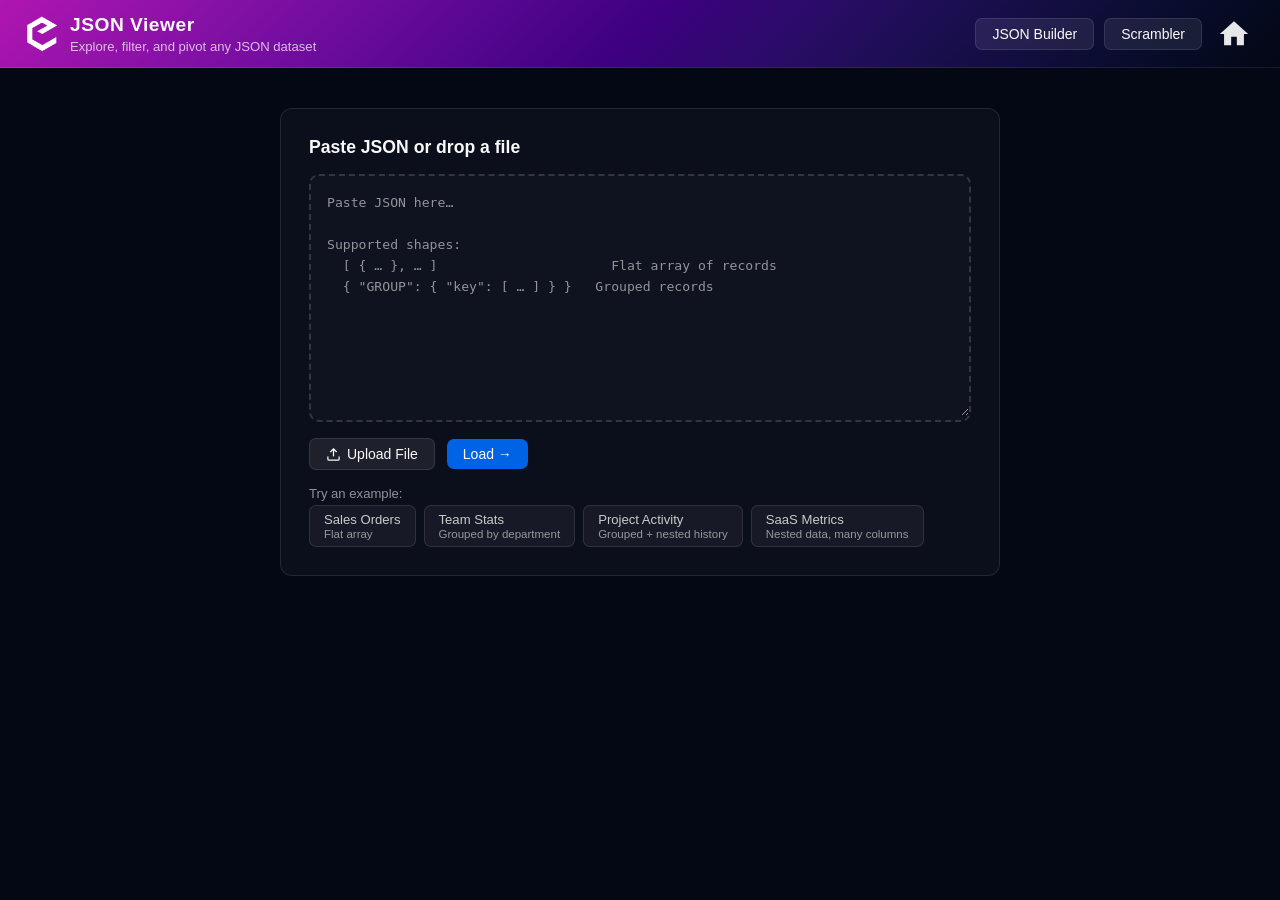
<file: viewer/index.html>
<!DOCTYPE html>
<html lang="en">
<head>
  <meta charset="UTF-8">
  <meta http-equiv="X-Frame-Options" content="DENY">
  <meta http-equiv="Content-Security-Policy" content="default-src 'self'; script-src 'self' 'unsafe-inline'; style-src 'self' 'unsafe-inline'; img-src 'self' data: blob:; frame-ancestors 'none'">
  <meta name="viewport" content="width=device-width, initial-scale=1.0">
  <title>JSON Viewer</title>
  <meta name="description" content="Paste JSON and explore records in a searchable table with live stats, filters, and pivot views">
  <meta name="theme-color" content="#040714">
  <link rel="icon" type="image/x-icon" href="../favicon.ico" />
  <link rel="stylesheet" href="css/style.css">
</head>
<body>

<a class="skip-link" href="#main">Skip to content</a>
<!-- ── Header ── -->
<header class="header-bar">
  <div class="header-logo">
    <a href="https://ehq.cl/" target="_blank" rel="noopener noreferrer">
      <img src="../energon-classic-logo.png" class="header-logo-img" alt="Energon">
    </a>
    <div>
      <h1>JSON Viewer</h1>
      <div class="header-subtitle">Explore, filter, and pivot any JSON dataset</div>
    </div>
  </div>
  <div class="header-actions">
    <a href="../" class="btn btn-ghost" style="text-decoration:none">JSON Builder</a>
    <a href="../scrambler/" class="btn btn-ghost" style="text-decoration:none">Scrambler</a>
    <button id="btn-new-json" class="btn btn-ghost hidden-el">Load JSON</button>
    <a href="https://neorgon.com/" class="header-home" title="neorgon.com" aria-label="Neorgon home">
      <svg viewBox="0 0 24 24" fill="currentColor" xmlns="http://www.w3.org/2000/svg"><path d="M10 20v-6h4v6h5v-8h3L12 3 2 12h3v8z"/></svg>
    </a>
  </div>
</header>

<!-- ── Input View ── -->
<main id="main">
<div id="view-input">
  <div class="input-card">
    <div class="input-title">Paste JSON or drop a file</div>
    <div class="drop-zone" id="drop-zone">
      <textarea id="json-input" placeholder="Paste JSON here…&#10;&#10;Supported shapes:&#10;  [ { … }, … ]                      Flat array of records&#10;  { &quot;GROUP&quot;: { &quot;key&quot;: [ … ] } }   Grouped records"></textarea>
    </div>
    <div id="error-msg" class="error-msg"></div>
    <div class="input-row">
      <label class="file-label" for="file-input">
        <svg width="15" height="15" viewBox="0 0 24 24" fill="none" stroke="currentColor" stroke-width="2">
          <path d="M21 15v4a2 2 0 01-2 2H5a2 2 0 01-2-2v-4"/>
          <polyline points="17 8 12 3 7 8"/><line x1="12" y1="3" x2="12" y2="15"/>
        </svg>
        Upload File
      </label>
      <input type="file" id="file-input" accept=".json,application/json">
      <button class="btn btn-primary" id="btn-load">Load →</button>
    </div>
    <div class="input-example">
      Try an example:
      <div class="example-buttons" id="example-buttons"></div>
    </div>
  </div>
</div>

<!-- ── Viewer View ── -->
<div id="view-viewer">
  <div class="search-bar" id="search-bar">
    <div class="search-wrap">
      <span class="search-icon">
        <svg width="14" height="14" viewBox="0 0 24 24" fill="none" stroke="currentColor" stroke-width="2.5">
          <circle cx="11" cy="11" r="8"/><line x1="21" y1="21" x2="16.65" y2="16.65"/>
        </svg>
      </span>
      <input type="text" id="search-input" placeholder="Search records…">
      <button class="btn-regex" id="btn-regex" title="Toggle regex search">.*</button>
    </div>
    <span class="match-count" id="match-count"></span>
    <span class="filter-badge hidden-el" id="filter-badge"></span>
    <button class="btn btn-ghost btn-sm hidden-el" id="btn-collapse-all">Collapse All</button>
    <button class="btn btn-ghost btn-sm hidden-el" id="btn-export-csv">CSV</button>
    <button class="btn btn-ghost btn-sm hidden-el" id="btn-sparklines">
      <svg width="12" height="12" viewBox="0 0 24 24" fill="none" stroke="currentColor" stroke-width="2.2"><rect x="2" y="14" width="4" height="6" rx="1"/><rect x="9" y="9" width="4" height="11" rx="1"/><rect x="16" y="4" width="4" height="16" rx="1"/></svg>
      Bars
    </button>
    <button class="btn btn-ghost btn-sm hidden-el" id="btn-heat">
      <svg width="12" height="12" viewBox="0 0 24 24" fill="none" stroke="currentColor" stroke-width="2.2"><path d="M12 2C8 2 6 6 6 10c0 3.5 2 6 4 8l1 1 1-1c2-2 5-4.5 5-8 0-4-2-8-5-8z"/></svg>
      Heat
    </button>
    <div class="cols-dropdown-wrap">
      <button class="btn btn-ghost btn-sm hidden-el" id="btn-columns">Columns ▾</button>
      <div class="cols-dropdown hidden-el" id="cols-dropdown"></div>
    </div>
    <button class="btn btn-pivot-toggle hidden-el" id="btn-pivot">Pivot</button>
  </div>
  <div class="pivot-toolbar hidden-el" id="pivot-toolbar">
    <button class="btn btn-ghost btn-sm" id="btn-exit-pivot">
      <svg width="13" height="13" viewBox="0 0 24 24" fill="none" stroke="currentColor" stroke-width="2.5"><polyline points="15 18 9 12 15 6"/></svg>
      Table
    </button>
    <span style="width:1px;height:20px;background:var(--border);flex-shrink:0;"></span>
    <span class="pivot-toolbar-label">User</span>
    <select class="pivot-select" id="pivot-user-select"></select>
    <span class="pivot-toolbar-label">Metric</span>
    <select class="pivot-select" id="pivot-metric-select"></select>
    <span style="width:1px;height:20px;background:var(--border);flex-shrink:0;margin-left:4px;"></span>
    <button class="btn-chart-toggle" id="btn-chart-toggle">
      <svg width="14" height="14" viewBox="0 0 24 24" fill="none" stroke="currentColor" stroke-width="2.2"><polyline points="22 12 18 12 15 21 9 3 6 12 2 12"/></svg>
      Timeline
    </button>
    <button class="btn-ghost btn btn-sm hidden-el" id="btn-period-order">
      <svg width="12" height="12" viewBox="0 0 24 24" fill="none" stroke="currentColor" stroke-width="2.5"><line x1="12" y1="5" x2="12" y2="19"/><polyline points="19 12 12 19 5 12"/></svg>
      <span id="btn-period-order-label">1m → 12m</span>
    </button>
  </div>
  <div class="filter-bar hidden-el" id="filter-bar"></div>
  <div class="viewer-body">
    <div class="table-area" id="table-area">
      <table id="data-table">
        <thead id="table-head"></thead>
        <tbody id="table-body"></tbody>
      </table>
      <table class="pivot-table hidden-el" id="pivot-table">
        <thead id="pivot-table-head"></thead>
        <tbody id="pivot-table-body"></tbody>
      </table>
      <div class="timeline-area hidden-el" id="timeline-area"></div>
    </div>
    <aside class="stats-sidebar" id="stats-sidebar"></aside>
  </div>
</div>

<!-- ── Record Modal ── -->
<div id="record-modal" class="modal-backdrop hidden-el" role="dialog" aria-modal="true">
  <div class="modal-box">
    <div class="modal-header">
      <div class="modal-title" id="modal-title"></div>
      <button class="modal-close" id="modal-close" aria-label="Close">
        <svg width="16" height="16" viewBox="0 0 24 24" fill="none" stroke="currentColor" stroke-width="2.5">
          <line x1="18" y1="6" x2="6" y2="18"/><line x1="6" y1="6" x2="18" y2="18"/>
        </svg>
      </button>
    </div>
    <div class="modal-body" id="modal-body"></div>
    <div class="modal-footer hidden-el" id="modal-footer"></div>
  </div>
</div>

<script type="module" src="js/app.js"></script>
</main>
</body>
</html>
</file>
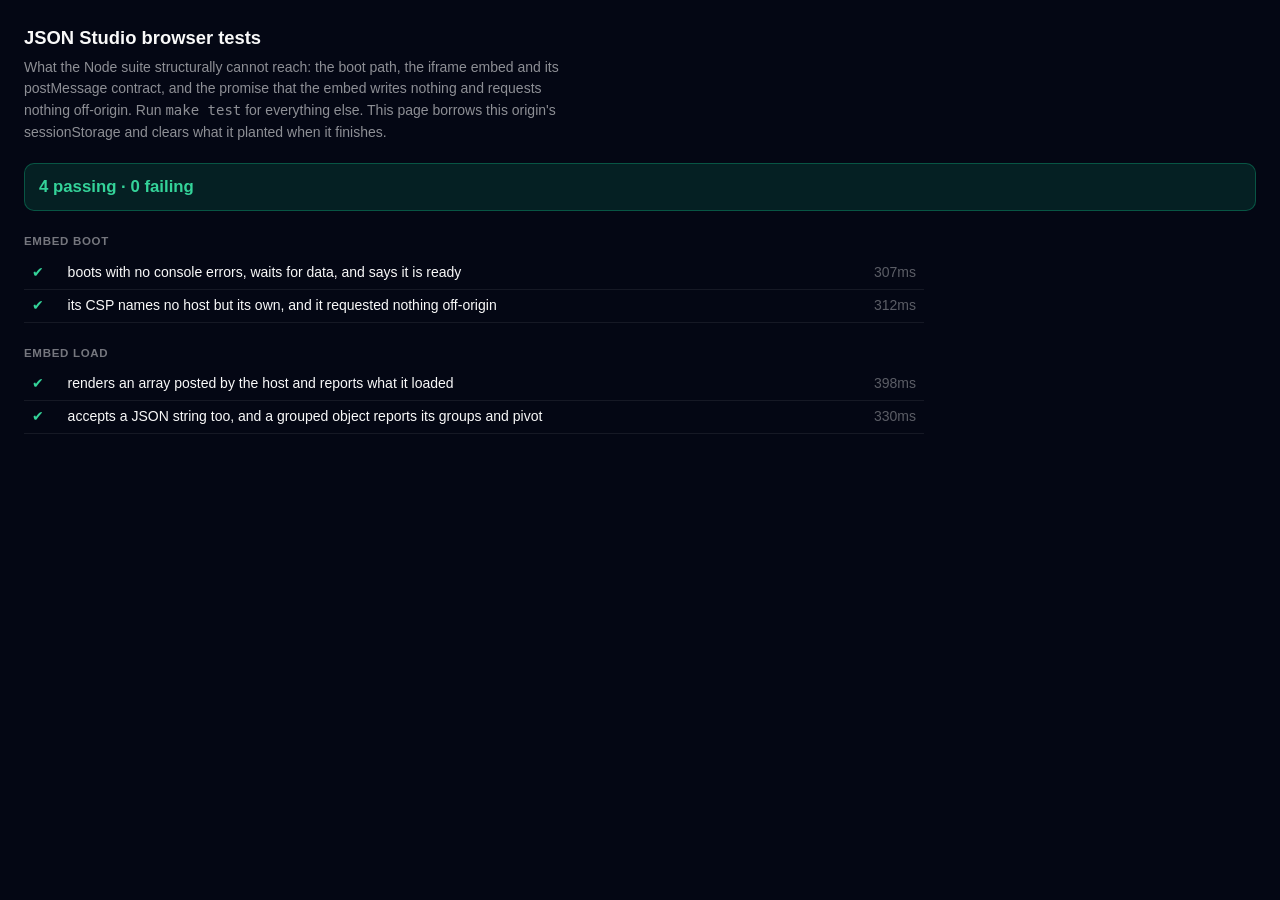
<file: tests/browser.html>
<!DOCTYPE html>
<html lang="en">
<head>
  <meta charset="UTF-8">
  <meta name="viewport" content="width=device-width, initial-scale=1.0">
  <meta name="robots" content="noindex, nofollow">
  <title>JSON Studio browser tests</title>
  <style>
    :root { color-scheme: dark; }
    body {
      margin: 0; padding: 24px; background: #040714; color: #f9f9f9;
      font: 14px/1.55 'Avenir Next', -apple-system, 'Segoe UI', Roboto, sans-serif;
    }
    h1 { font-size: 1.15rem; margin: 0 0 4px; }
    p.lede { margin: 0 0 20px; color: rgba(255,255,255,.55); max-width: 70ch; }
    h2 { font-size: .72rem; text-transform: uppercase; letter-spacing: .06em;
         color: rgba(255,255,255,.45); margin: 22px 0 6px; }
    .tally { font-size: 1.05rem; font-weight: 700; padding: 10px 14px; border-radius: 10px; }
    .tally.good { background: rgba(16,185,129,.14); border: 1px solid rgba(16,185,129,.35); color: #34d399; }
    .tally.bad  { background: rgba(244,63,94,.12);  border: 1px solid rgba(244,63,94,.4);  color: #fb7185; }
    table { border-collapse: collapse; width: 100%; max-width: 900px; }
    td { padding: 5px 8px; border-bottom: 1px solid rgba(255,255,255,.07); vertical-align: top; }
    .mark { width: 1.4em; }
    tr.ok .mark { color: #34d399; }
    tr.no .mark { color: #fb7185; }
    tr.no td { background: rgba(244,63,94,.06); }
    .ms { width: 5em; text-align: right; color: rgba(255,255,255,.35);
          font-variant-numeric: tabular-nums; }
    .err { margin-top: 4px; font-family: ui-monospace, Menlo, monospace; font-size: .8rem; color: #fb7185; }
    .running { color: rgba(255,255,255,.5); }
  </style>
</head>
<body>
  <h1>JSON Studio browser tests</h1>
  <p class="lede">
    What the Node suite structurally cannot reach: the boot path, the iframe embed and its
    postMessage contract, and the promise that the embed writes nothing and requests nothing
    off-origin. Run <code>make test</code> for everything else. This page borrows this origin's
    sessionStorage and clears what it planted when it finishes.
  </p>
  <div id="out"><span class="running">Running…</span></div>
  <script type="module" src="./browser-tests.mjs"></script>
</body>
</html>
</file>
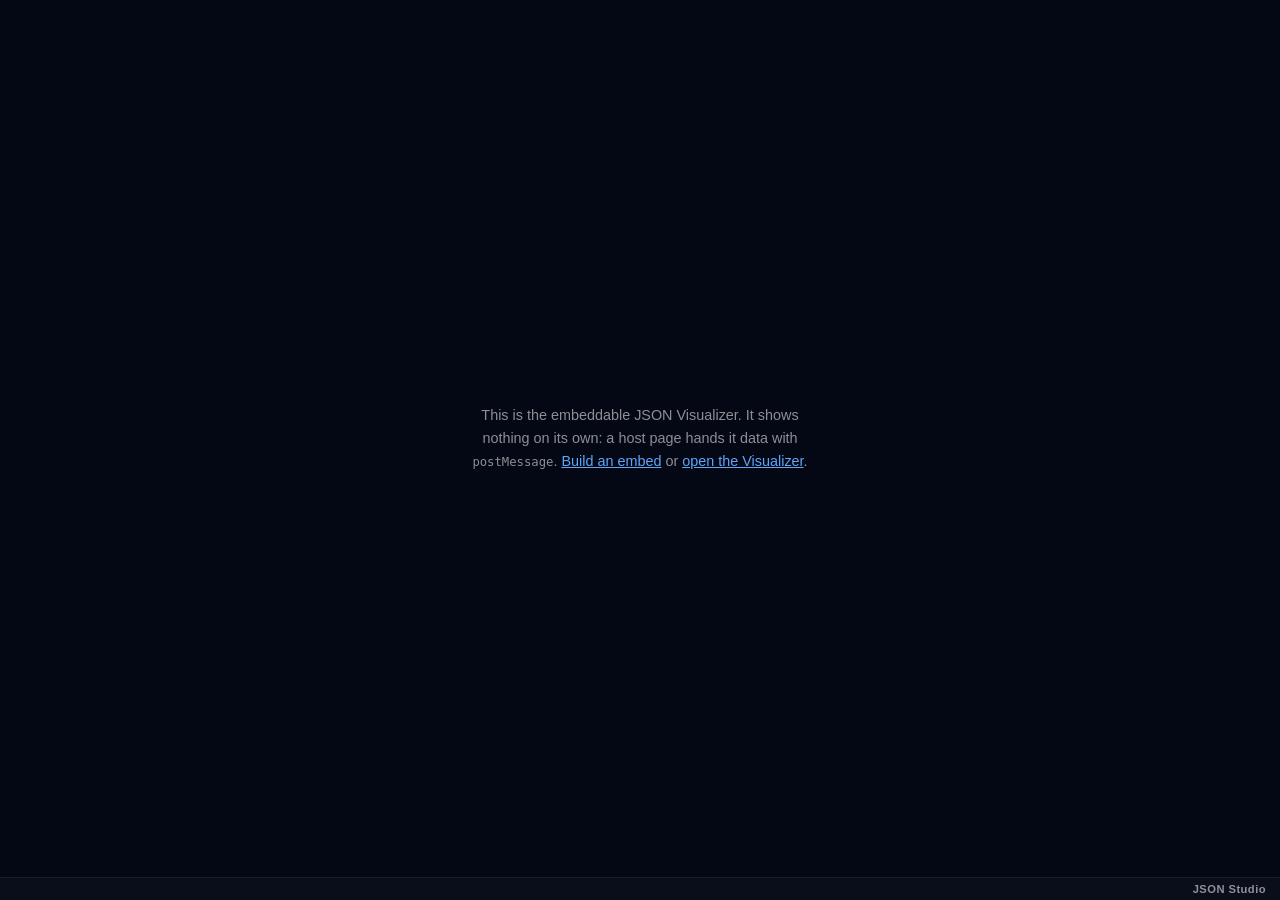
<file: visualizer/embed.html>
<!DOCTYPE html>
<html lang="en">
<head>
  <meta charset="UTF-8">
  <!-- The promise a host can read off this page: it may request nothing but
       its own files. No script host, no style host, no connect host. -->
  <meta http-equiv="Content-Security-Policy" content="default-src 'none'; script-src 'self'; style-src 'self' 'unsafe-inline'; img-src 'self' data:; manifest-src 'self'; connect-src 'none'; base-uri 'none'; form-action 'none'">
  <meta name="viewport" content="width=device-width, initial-scale=1.0">
  <link rel="icon" type="image/svg+xml" href="/favicon.svg">
  <link rel="icon" type="image/x-icon" href="/favicon.ico" sizes="16x16 32x32 48x48">
  <link rel="apple-touch-icon" sizes="180x180" href="/apple-touch-icon.png">
  <meta name="apple-mobile-web-app-title" content="JSON Studio">
  <link rel="manifest" href="/site.webmanifest">
  <meta name="neo-mark" content="on">
  <meta name="referrer" content="no-referrer">
  <title>JSON Visualizer embed</title>
  <!-- An embed is a widget inside someone else's page: it must not be indexed
       as a page of its own, and it carries no site header or footer. -->
  <meta name="robots" content="noindex, follow">
  <meta name="theme-color" content="#040714">
  <link rel="stylesheet" href="css/style.css">
  <link rel="stylesheet" href="css/embed.css">
</head>
<body class="embed-body">
<div class="embed-shell">
  <div id="embed-caption" class="embed-caption"></div>
  <div id="error-msg" class="error-msg"></div>
  <div id="embed-empty" class="embed-empty">
    <p class="embed-empty-framed">Waiting for data from the page that embeds this.</p>
    <p class="embed-empty-direct">This is the embeddable JSON Visualizer. It shows nothing on its own: a host page hands it data with <code>postMessage</code>. <a href="embed-builder.html">Build an embed</a> or <a href="./">open the Visualizer</a>.</p>
  </div>

<!-- ── Viewer View ── -->
<div id="view-viewer">
  <div class="search-bar" id="search-bar">
    <!-- Search & Filter Group (table mode) -->
    <div class="toolbar-group toolbar-group-search" id="toolbar-search-table">
      <div class="search-wrap">
        <span class="search-icon">
          <svg width="14" height="14" viewBox="0 0 24 24" fill="none" stroke="currentColor" stroke-width="2.5">
            <circle cx="11" cy="11" r="8"/><line x1="21" y1="21" x2="16.65" y2="16.65"/>
          </svg>
        </span>
        <input type="text" id="search-input" placeholder="Search records…">
        <button class="btn-regex" id="btn-regex" title="Toggle regex search mode">.*</button>
      </div>
      <span class="match-count" id="match-count"></span>
      <span class="filter-badge hidden-el" id="filter-badge"></span>
      <div class="filter-dropdown-wrap">
        <button class="btn btn-ghost btn-sm hidden-el" id="btn-filters" title="Filter by column values">
          <svg width="11" height="11" viewBox="0 0 24 24" fill="none" stroke="currentColor" stroke-width="2.5"><polygon points="22 3 2 3 10 12.46 10 19 14 21 14 12.46 22 3"/></svg>
          Filters
        </button>
        <div class="filter-dropdown hidden-el" id="filter-dropdown"></div>
      </div>
    </div>

    <!-- Tree Search Group (tree mode) -->
    <div class="toolbar-group toolbar-group-search hidden-el" id="toolbar-search-tree">
      <button class="btn btn-ghost btn-sm" id="btn-exit-tree" title="Return to table view">
        <svg width="13" height="13" viewBox="0 0 24 24" fill="none" stroke="currentColor" stroke-width="2.5"><polyline points="15 18 9 12 15 6"/></svg>
        Table
      </button>
      <span style="width:1px;height:20px;background:var(--border);flex-shrink:0;margin:0 8px;"></span>
      <div class="search-wrap" style="flex:1;max-width:400px;">
        <span class="search-icon">
          <svg width="13" height="13" viewBox="0 0 24 24" fill="none" stroke="currentColor" stroke-width="2.5">
            <circle cx="11" cy="11" r="8"/><line x1="21" y1="21" x2="16.65" y2="16.65"/>
          </svg>
        </span>
        <input type="text" id="tree-search-input" class="tree-search-input" placeholder="Search tree…">
      </div>
    </div>

    <span class="toolbar-separator" id="sep-1"></span>

    <!-- View Modes Group -->
    <div class="toolbar-group toolbar-group-views">
      <button class="btn btn-pivot-toggle hidden-el" id="btn-pivot" title="Switch to pivot table view, aggregate by user & metric">Pivot</button>
      <button class="btn btn-tree-toggle hidden-el" id="btn-tree" title="Switch to org tree view, visualize hierarchical relationships">Tree</button>
    </div>

    <span class="toolbar-separator" id="sep-2"></span>

    <!-- Visualizations Group -->
    <div class="toolbar-group toolbar-group-viz" id="toolbar-viz">
      <button class="btn btn-ghost btn-sm hidden-el" id="btn-sparklines" title="Show inline bar charts for numeric columns">
        <svg width="12" height="12" viewBox="0 0 24 24" fill="none" stroke="currentColor" stroke-width="2.2"><rect x="2" y="14" width="4" height="6" rx="1"/><rect x="9" y="9" width="4" height="11" rx="1"/><rect x="16" y="4" width="4" height="16" rx="1"/></svg>
        Bars
      </button>
      <button class="btn btn-ghost btn-sm hidden-el" id="btn-heat" title="Apply color gradient heatmap to numeric columns">
        <svg width="12" height="12" viewBox="0 0 24 24" fill="none" stroke="currentColor" stroke-width="2.2"><path d="M12 2C8 2 6 6 6 10c0 3.5 2 6 4 8l1 1 1-1c2-2 5-4.5 5-8 0-4-2-8-5-8z"/></svg>
        Heat
      </button>
    </div>

    <span class="toolbar-separator" id="sep-3"></span>

    <!-- Table Actions Group -->
    <div class="toolbar-group toolbar-group-table" id="toolbar-table">
      <div class="cols-dropdown-wrap">
        <button class="btn btn-ghost btn-sm hidden-el" id="btn-columns" title="Show or hide columns">
          <svg width="11" height="11" viewBox="0 0 24 24" fill="none" stroke="currentColor" stroke-width="2.5"><rect x="3" y="3" width="7" height="18" rx="1"/><rect x="14" y="3" width="7" height="18" rx="1"/></svg>
          Columns
        </button>
        <div class="cols-dropdown hidden-el" id="cols-dropdown"></div>
      </div>
    </div>

    <!-- Tree Actions Group (tree mode) -->
    <div class="toolbar-group toolbar-group-table hidden-el" id="toolbar-tree-actions">
      <button class="btn btn-ghost btn-sm" id="btn-tree-collapse-all" title="Collapse all tree nodes">Collapse All</button>
      <button class="btn btn-ghost btn-sm" id="btn-tree-expand-all" title="Expand all tree nodes">Expand All</button>
    </div>

    <span class="toolbar-separator" id="sep-4"></span>

    <!-- Export & Actions Group -->
    <div class="toolbar-group toolbar-group-actions">
      <button class="btn btn-ghost btn-sm hidden-el" id="btn-export-csv" title="Export current view as CSV file">
        <svg width="11" height="11" viewBox="0 0 24 24" fill="none" stroke="currentColor" stroke-width="2.5"><path d="M21 15v4a2 2 0 01-2 2H5a2 2 0 01-2-2v-4"/><polyline points="7 10 12 15 17 10"/><line x1="12" y1="15" x2="12" y2="3"/></svg>
        CSV
      </button>
    </div>
  </div>
  <div class="pivot-toolbar hidden-el" id="pivot-toolbar">
    <button class="btn btn-ghost btn-sm" id="btn-exit-pivot">
      <svg width="13" height="13" viewBox="0 0 24 24" fill="none" stroke="currentColor" stroke-width="2.5"><polyline points="15 18 9 12 15 6"/></svg>
      Table
    </button>
    <span style="width:1px;height:20px;background:var(--border);flex-shrink:0;"></span>
    <span class="pivot-toolbar-label">User</span>
    <select class="pivot-select" id="pivot-user-select"></select>
    <span class="pivot-toolbar-label">Metric</span>
    <select class="pivot-select" id="pivot-metric-select"></select>
    <span style="width:1px;height:20px;background:var(--border);flex-shrink:0;margin-left:4px;"></span>
    <button class="btn-chart-toggle" id="btn-chart-toggle">
      <svg width="14" height="14" viewBox="0 0 24 24" fill="none" stroke="currentColor" stroke-width="2.2"><polyline points="22 12 18 12 15 21 9 3 6 12 2 12"/></svg>
      Timeline
    </button>
    <button class="btn-ghost btn btn-sm hidden-el" id="btn-period-order">
      <svg width="12" height="12" viewBox="0 0 24 24" fill="none" stroke="currentColor" stroke-width="2.5"><line x1="12" y1="5" x2="12" y2="19"/><polyline points="19 12 12 19 5 12"/></svg>
      <span id="btn-period-order-label">1m → 12m</span>
    </button>
  </div>
  <div class="filter-bar hidden-el" id="filter-bar"></div>
  <div class="viewer-body">
    <div class="table-area" id="table-area">
      <table id="data-table">
        <thead id="table-head"></thead>
        <tbody id="table-body"></tbody>
      </table>
      <table class="pivot-table hidden-el" id="pivot-table">
        <thead id="pivot-table-head"></thead>
        <tbody id="pivot-table-body"></tbody>
      </table>
      <div class="timeline-area hidden-el" id="timeline-area"></div>
      <div class="tree-area hidden-el" id="tree-area"></div>
    </div>
    <aside class="stats-sidebar" id="stats-sidebar"></aside>
  </div>
</div>

  <div class="embed-foot">
    <span id="embed-foot-count"></span>
    <a class="embed-mark" href="https://jsonstudio.neorgon.com/visualizer/" target="_blank" rel="noopener">JSON Studio</a>
  </div>
</div>

<!-- ── Record Modal ── -->
<div id="record-modal" class="modal-backdrop hidden-el" role="dialog" aria-modal="true">
  <div class="modal-box">
    <div class="modal-header">
      <div class="modal-title" id="modal-title"></div>
      <button class="modal-close" id="modal-close" aria-label="Close">
        <svg width="16" height="16" viewBox="0 0 24 24" fill="none" stroke="currentColor" stroke-width="2.5">
          <line x1="18" y1="6" x2="6" y2="18"/><line x1="6" y1="6" x2="18" y2="18"/>
        </svg>
      </button>
    </div>
    <div class="modal-body" id="modal-body"></div>
    <div class="modal-footer hidden-el" id="modal-footer"></div>
  </div>
</div>

<script type="module" src="js/embed.js"></script>
</body>
</html>
</file>
<file: viewer/css/style.css>
*, *::before, *::after { margin: 0; padding: 0; box-sizing: border-box; }

:root {
  --bg: #040714;
  --surface-1: rgba(255,255,255,0.025);
  --surface-2: rgba(255,255,255,0.05);
  --border-subtle: rgba(255,255,255,0.07);
  --border: rgba(255,255,255,0.1);
  --text-primary: #f9f9f9;
  --text-secondary: #cacaca;
  --text-muted: rgba(255,255,255,0.55);
  --accent: #0063e5;
  --accent-bright: #0080ff;
  --danger: #ef4444;
  --success: #10b981;
  --warning: #f59e0b;
  --font: 'Avenir Next', -apple-system, BlinkMacSystemFont, 'Segoe UI', Roboto, Oxygen, Ubuntu, Cantarell, sans-serif;
  --font-mono: 'SF Mono', 'Fira Code', monospace;
  --active-bg: rgba(0,99,229,0.15);
  --active-color: #60a5fa;
  --active-border: rgba(0,99,229,0.3);
  --shadow-sm: 0 4px 16px rgba(0,0,0,0.5);
  --shadow-md: 0 4px 20px rgba(0,0,0,0.55);
  --shadow-lg: 0 8px 24px rgba(0,0,0,0.55);
  --ease-snap: cubic-bezier(0.34, 1.56, 0.64, 1);
  --dur-fast: 120ms;
  --dur: 200ms;
}

body {
  font-family: var(--font);
  background: var(--bg);
  color: var(--text-primary);
  height: 100vh;
  display: flex;
  flex-direction: column;
  overflow: hidden;
}

/* ── Header ── */
.header-bar {
  background: linear-gradient(in oklch 135deg, #B015B0 0%, #3D0080 50%, #040714 100%);
  backdrop-filter: blur(12px);
  border-bottom: 1px solid rgba(255,255,255,0.07);
  padding: 0 24px;
  height: 68px;
  z-index: 100;
  display: flex;
  align-items: center;
  flex-shrink: 0;
}
.header-logo { display: flex; align-items: center; gap: 10px; flex-shrink: 0; }
.header-logo-img {
  height: 36px; width: auto; flex-shrink: 0;
  filter: brightness(0) invert(1);
  transition: transform 0.3s var(--ease-snap);
  display: block;
}
.header-logo-img:hover { transform: scale(1.14) rotate(-9deg); }
.header-logo h1 { font-size: 1.2em; font-weight: 600; letter-spacing: 0.5px; }
.header-subtitle { font-size: 0.82em; color: rgba(255,255,255,0.72); font-weight: 500; margin-top: 3px; }
.header-actions { margin-left: auto; display: flex; align-items: center; gap: 10px; }

/* ── Home icon ── */
.header-home {
  display: flex; align-items: center; padding: 5px;
  color: rgba(255,255,255,0.9); text-decoration: none; border-radius: 6px;
  transition: color var(--dur), background var(--dur); flex-shrink: 0;
}
.header-home:hover { color: #fff; background: rgba(255,255,255,0.12); }
.header-home svg { width: 34px; height: 34px; display: block; }

/* ── Buttons ── */
.btn {
  display: inline-flex; align-items: center; gap: 6px;
  padding: 7px 16px; border-radius: 7px;
  font-size: 0.875rem; font-family: var(--font); font-weight: 500;
  cursor: pointer; border: none;
  transition: background var(--dur-fast);
}
.btn-primary { background: var(--accent); color: #fff; }
.btn-primary:hover { background: var(--accent-bright); }
.btn-ghost {
  background: rgba(255,255,255,0.08); color: var(--text-primary);
  border: 1px solid var(--border);
}
.btn-ghost:hover { background: rgba(255,255,255,0.14); }
.btn-sm { padding: 5px 12px; font-size: 0.82rem; }

/* ── Input View ── */
#view-input {
  flex: 1;
  display: flex;
  flex-direction: column;
  align-items: center;
  justify-content: center;
  padding: 40px 24px;
  overflow-y: auto;
}

.input-card {
  width: 100%;
  max-width: 720px;
  background: rgba(255,255,255,0.03);
  border: 1px solid rgba(255,255,255,0.1);
  border-radius: 12px;
  padding: 28px;
  display: flex;
  flex-direction: column;
  gap: 16px;
}

.input-title { font-size: 1.1rem; font-weight: 600; }

.drop-zone {
  border: 2px dashed rgba(255,255,255,0.15);
  border-radius: 10px;
  background: rgba(255,255,255,0.02);
  transition: border-color var(--dur), background var(--dur);
}
.drop-zone.drag-over {
  border-color: var(--accent);
  background: rgba(0,99,229,0.08);
}

#json-input {
  width: 100%;
  min-height: 240px;
  background: transparent;
  border: none;
  outline: none;
  resize: vertical;
  font-family: var(--font-mono);
  font-size: 0.82rem;
  color: var(--text-primary);
  padding: 16px;
  line-height: 1.6;
}
#json-input::placeholder { color: var(--text-muted); }

.input-row { display: flex; align-items: center; gap: 12px; }

.file-label {
  display: inline-flex; align-items: center; gap: 6px;
  padding: 7px 16px; border-radius: 7px;
  font-size: 0.875rem; font-weight: 500;
  cursor: pointer;
  background: rgba(255,255,255,0.08); color: var(--text-primary);
  border: 1px solid var(--border);
  transition: background var(--dur-fast); user-select: none;
}
.file-label:hover { background: rgba(255,255,255,0.14); }
#file-input { display: none; }

.input-example {
  font-size: 0.82rem;
  color: var(--text-muted);
}
.example-buttons {
  display: flex; flex-wrap: wrap; gap: 8px; margin-top: 4px;
}
.btn-example {
  background: rgba(255,255,255,0.05); border: 1px solid var(--border);
  border-radius: 7px; cursor: pointer;
  color: var(--text-secondary); font-size: 0.82rem;
  font-family: var(--font); padding: 6px 14px;
  transition: background var(--dur-fast), color var(--dur-fast);
  display: flex; flex-direction: column; gap: 1px; text-align: left;
}
.btn-example:hover { background: rgba(255,255,255,0.1); color: var(--text-primary); }
.btn-example-sub { font-size: 0.72rem; color: var(--text-muted); }

.error-msg {
  color: var(--danger); font-size: 0.85rem;
  padding: 10px 14px;
  background: rgba(239,68,68,0.1);
  border: 1px solid rgba(239,68,68,0.25);
  border-radius: 7px;
  display: none;
}
.error-msg.visible { display: block; }

/* ── Viewer View ── */
#view-viewer {
  display: none;
  flex: 1;
  flex-direction: column;
  overflow: hidden;
  min-height: 0;
}
#view-viewer.active { display: flex; }

.search-bar {
  padding: 12px 24px;
  border-bottom: 1px solid var(--border-subtle);
  display: flex;
  align-items: center;
  gap: 12px;
  flex-shrink: 0;
}

.search-wrap { position: relative; flex: 1; }
.search-icon {
  position: absolute; left: 12px; top: 50%;
  transform: translateY(-50%);
  color: var(--text-muted); pointer-events: none;
}
#search-input {
  width: 100%;
  padding: 9px 12px 9px 36px;
  background: rgba(255,255,255,0.05);
  border: 1px solid var(--border);
  border-radius: 8px;
  color: var(--text-primary);
  font-family: var(--font); font-size: 0.9rem;
  outline: none;
  transition: border-color var(--dur-fast), background var(--dur-fast);
}
#search-input:focus { border-color: var(--accent); background: rgba(255,255,255,0.07); }
#search-input::placeholder { color: var(--text-muted); }

.match-count { font-size: 0.82rem; color: var(--text-muted); white-space: nowrap; flex-shrink: 0; }
.match-count.has-matches { color: var(--text-secondary); }

/* ── Regex toggle ── */
.btn-regex {
  position: absolute; right: 10px; top: 50%; transform: translateY(-50%);
  background: none; border: 1px solid transparent; border-radius: 5px;
  padding: 2px 7px; font-size: 0.75rem; font-family: var(--font-mono);
  color: var(--text-muted); cursor: pointer; transition: all var(--dur-fast);
  line-height: 1.6; user-select: none;
}
.btn-regex:hover { color: var(--text-secondary); border-color: var(--border); }
.btn-regex.active { color: #a78bfa; background: rgba(124,58,237,0.15); border-color: rgba(124,58,237,0.35); }
#search-input.regex-mode { padding-right: 46px; }
#search-input.regex-invalid { border-color: var(--danger) !important; }

/* ── Active filter badge ── */
.filter-badge {
  display: inline-flex; align-items: center; gap: 5px;
  padding: 3px 10px; border-radius: 20px; font-size: 0.75rem; font-weight: 500;
  background: var(--active-bg); color: var(--active-color);
  border: 1px solid var(--active-border); cursor: pointer; white-space: nowrap;
  transition: background var(--dur-fast);
}
.filter-badge:hover { background: rgba(239,68,68,0.15); color: #f87171; border-color: rgba(239,68,68,0.3); }

/* ── Main layout ── */
.viewer-body { display: flex; flex: 1; overflow: hidden; min-height: 0; }

.table-area { flex: 1; overflow: auto; }

/* ── Table ── */
table { width: 100%; border-collapse: collapse; font-size: 0.875rem; }

thead {
  position: sticky; top: 0; z-index: 10;
  background: #0b0918;
}
thead th {
  padding: 10px 14px;
  text-align: left; font-weight: 600;
  font-size: 0.75rem; text-transform: uppercase; letter-spacing: 0.06em;
  color: var(--text-muted);
  border-bottom: 1px solid var(--border);
  white-space: nowrap;
}
thead th.col-num { text-align: right; }

/* Group rows */
.row-group {
  cursor: pointer;
  background: rgba(255,255,255,0.04);
  user-select: none;
}
.row-group:hover { background: rgba(255,255,255,0.07); }
.row-group td {
  padding: 10px 14px;
  font-weight: 600; font-size: 0.82rem;
  color: var(--text-secondary);
  border-bottom: 1px solid var(--border-subtle);
}
.group-name { display: flex; align-items: center; gap: 8px; }
.group-chevron {
  width: 16px; height: 16px; flex-shrink: 0;
  transition: transform var(--dur-fast);
  color: var(--text-muted);
}
.group-chevron.collapsed { transform: rotate(-90deg); }
.group-badge {
  font-size: 0.72rem; font-weight: 500;
  background: rgba(255,255,255,0.1);
  padding: 2px 7px; border-radius: 10px;
  color: var(--text-muted);
}

/* Data rows */
.row-data td {
  padding: 8px 14px;
  border-bottom: 1px solid rgba(255,255,255,0.04);
  color: var(--text-secondary);
}
.row-data { cursor: pointer; }
.row-data:hover td { background: rgba(255,255,255,0.05); }
.row-data.hidden { display: none; }
.row-data td.col-num {
  text-align: right;
  font-family: var(--font-mono); font-size: 0.82rem;
}

mark {
  background: rgba(245,158,11,0.35);
  color: inherit; border-radius: 2px; padding: 0 1px;
}

/* ── Stats Sidebar ── */
.stats-sidebar {
  width: 280px; flex-shrink: 0;
  border-left: 1px solid var(--border-subtle);
  overflow-y: auto;
  padding: 16px;
  display: flex; flex-direction: column; gap: 14px;
}

.stats-section-title {
  font-size: 0.7rem; font-weight: 700;
  text-transform: uppercase; letter-spacing: 0.08em;
  color: var(--text-muted); margin-bottom: 6px;
}

.stats-card {
  background: rgba(255,255,255,0.03);
  border: 1px solid rgba(255,255,255,0.07);
  border-radius: 8px; padding: 12px 14px;
}

.stats-col-name {
  font-size: 0.8rem; font-weight: 600;
  color: var(--text-primary); margin-bottom: 8px;
  word-break: break-all;
}

.stats-row {
  display: flex; justify-content: space-between; align-items: center;
  padding: 3px 0; font-size: 0.8rem;
}
.stats-label { color: var(--text-muted); }
.stats-value { font-family: var(--font-mono); font-size: 0.78rem; color: var(--text-secondary); }

.percent-indicator {
  margin-top: 8px; padding: 6px 10px;
  border-radius: 6px; font-size: 0.78rem; font-weight: 500;
}
.percent-ok  { background: rgba(16,185,129,0.15); color: #34d399; border: 1px solid rgba(16,185,129,0.25); }
.percent-low { background: rgba(245,158,11,0.15); color: #fbbf24; border: 1px solid rgba(245,158,11,0.25); }
.percent-hi  { background: rgba(239,68,68,0.15);  color: #f87171; border: 1px solid rgba(239,68,68,0.25); }

.group-stat-row {
  display: flex; justify-content: space-between; align-items: center;
  font-size: 0.8rem; padding: 4px 0;
}
.group-stat-name { color: var(--text-secondary); font-size: 0.78rem; word-break: break-all; }
.group-stat-count {
  font-family: var(--font-mono); font-size: 0.75rem;
  color: var(--text-muted);
  background: rgba(255,255,255,0.07);
  padding: 1px 7px; border-radius: 10px; flex-shrink: 0; margin-left: 6px;
}

.hidden-el { display: none !important; }

/* ── Column filter bar ── */
.filter-bar {
  display: flex; align-items: center; flex-wrap: wrap; gap: 8px;
  padding: 8px 16px; border-bottom: 1px solid var(--border-subtle);
  background: rgba(255,255,255,0.015);
  flex-shrink: 0;
}
.filter-bar-label { font-size: 0.72rem; color: var(--text-muted); text-transform: uppercase; letter-spacing: 0.05em; white-space: nowrap; }
.filter-group {
  display: flex; align-items: center; gap: 5px;
  background: rgba(255,255,255,0.04); border: 1px solid var(--border-subtle);
  border-radius: 8px; padding: 3px 6px 3px 8px;
}
.filter-group-name { font-size: 0.75rem; color: var(--text-muted); font-weight: 600; margin-right: 2px; }
.filter-chip {
  padding: 2px 9px; border-radius: 5px; font-size: 0.73rem;
  cursor: pointer; background: rgba(255,255,255,0.06); color: var(--text-muted);
  border: 1px solid transparent; user-select: none; transition: all var(--dur-fast); white-space: nowrap;
}
.filter-chip:hover { background: rgba(255,255,255,0.12); color: var(--text-secondary); }
.filter-chip.active { background: var(--active-bg); color: var(--active-color); border: 1px solid var(--active-border); }
.filter-clear { font-size: 0.7rem; color: var(--text-muted); cursor: pointer; padding: 2px 6px; border-radius: 4px; }
.filter-clear:hover { color: var(--danger); background: rgba(239,68,68,0.1); }

/* ── Column visibility dropdown ── */
.cols-dropdown-wrap { position: relative; }
.cols-dropdown {
  position: absolute; top: calc(100% + 6px); right: 0; z-index: 50;
  background: #0d0a1a; border: 1px solid var(--border);
  border-radius: 10px; padding: 10px 6px;
  min-width: 180px; max-height: 320px; overflow-y: auto;
  box-shadow: var(--shadow-lg);
  display: flex; flex-direction: column; gap: 2px;
}
.cols-dropdown-item {
  display: flex; align-items: center; gap: 8px;
  padding: 6px 10px; border-radius: 6px; cursor: pointer;
  font-size: 0.82rem; color: var(--text-secondary); user-select: none;
}
.cols-dropdown-item:hover { background: rgba(255,255,255,0.06); }
.cols-dropdown-item input[type=checkbox] { accent-color: var(--accent); cursor: pointer; }
.cols-dropdown-item.hidden-col { color: var(--text-muted); }

/* ── Heat map ── */
td.heat-cell { transition: background-color var(--dur); }
#btn-heat.active { background: rgba(245,158,11,0.15); color: #fbbf24; border: 1px solid rgba(245,158,11,0.3); }
#btn-sparklines.active { background: rgba(16,185,129,0.15); color: #34d399; border: 1px solid rgba(16,185,129,0.3); }

/* ── Sparklines ── */
.spark-wrap { display: flex; flex-direction: column; align-items: flex-end; gap: 4px; }
.spark-track { width: 100%; height: 3px; border-radius: 2px; background: rgba(255,255,255,0.08); }
.spark-fill { height: 100%; border-radius: 2px; background: var(--accent); transition: width var(--dur); }

/* ── Keyboard-focused row ── */
.row-data.keyboard-focused td {
  background: rgba(0,99,229,0.1) !important;
  outline: 1px solid rgba(0,99,229,0.25);
  outline-offset: -1px;
}

/* ── Copy-row button ── */
.copy-row-btn {
  position: absolute; right: 8px; top: 50%; transform: translateY(-50%);
  opacity: 0; transition: opacity var(--dur-fast);
  background: rgba(255,255,255,0.09); border: 1px solid var(--border);
  border-radius: 5px; padding: 2px 8px;
  font-size: 0.7rem; color: var(--text-muted); cursor: pointer;
  display: inline-flex; align-items: center; gap: 4px; white-space: nowrap;
  font-family: var(--font);
}
tr.row-data:hover .copy-row-btn { opacity: 1; }
.copy-row-btn:hover { background: rgba(255,255,255,0.18); color: var(--text-primary); }
.row-data td:last-child { position: relative; }

/* ── Toast ── */
.toast {
  position: fixed; bottom: 24px; right: 24px; z-index: 999;
  background: #1a1730; border: 1px solid rgba(255,255,255,0.15);
  border-radius: 8px; padding: 10px 16px;
  font-size: 0.84rem; color: var(--text-primary);
  box-shadow: var(--shadow-md);
  pointer-events: none;
  transform: translateY(8px); opacity: 0;
  transition: opacity var(--dur-fast), transform var(--dur-fast);
}
.toast.visible { opacity: 1; transform: translateY(0); }

/* ── Nested object badge ── */
.nested-badge {
  display: inline-flex; align-items: center; gap: 4px;
  padding: 3px 9px; border-radius: 4px;
  font-size: 0.75rem; font-family: var(--font); font-weight: 500;
  background: rgba(124,58,237,0.15); color: #a78bfa;
  border: 1px solid rgba(124,58,237,0.3);
  cursor: pointer; user-select: none;
  transition: background var(--dur-fast);
}
.nested-badge:hover { background: rgba(124,58,237,0.28); }

/* ── Wide modal variant for nested data ── */
.modal-box.modal-wide { max-width: 860px; }
.modal-period-cell {
  font-family: var(--font-mono); font-size: 0.8rem;
  color: var(--text-muted); white-space: nowrap;
}
.modal-project-cell {
  color: var(--text-primary); font-weight: 600; white-space: nowrap;
}
.modal-project-gap {
  color: transparent; border-bottom: none !important;
}

/* ── Column sorting ── */
thead th.sortable { cursor: pointer; user-select: none; }
thead th.sortable:hover { color: var(--text-secondary); background: rgba(255,255,255,0.04); }
thead th .sort-icon { margin-left: 5px; opacity: 0.25; font-style: normal; }
thead th.sort-asc  .sort-icon,
thead th.sort-desc .sort-icon { opacity: 1; color: var(--accent); }

/* ── Period filter pills (inside nested modal) ── */
.nested-filter-bar {
  padding: 12px 16px 8px;
  display: flex; gap: 6px; flex-wrap: wrap;
  border-bottom: 1px solid var(--border-subtle);
  flex-shrink: 0;
}
.nested-filter-pill {
  padding: 4px 13px; border-radius: 20px;
  font-size: 0.78rem; font-weight: 500; font-family: var(--font);
  cursor: pointer; border: 1px solid var(--border);
  background: rgba(255,255,255,0.05); color: var(--text-muted);
  transition: background var(--dur-fast), color var(--dur-fast), border-color var(--dur-fast);
}
.nested-filter-pill:hover { background: rgba(255,255,255,0.1); color: var(--text-primary); }
.nested-filter-pill.active { background: var(--active-bg); color: var(--active-color); border: 1px solid var(--active-border); }

/* ── Totals row inside nested table ── */
.nested-totals-row td {
  border-top: 1px solid var(--border) !important;
  background: rgba(255,255,255,0.04);
  font-weight: 700; color: var(--text-primary);
}

/* ── Distribution section below filtered table ── */
.nested-summary {
  padding: 12px 16px 14px;
  border-top: 1px solid var(--border-subtle);
}
.nested-summary-title {
  font-size: 0.7rem; font-weight: 700;
  text-transform: uppercase; letter-spacing: 0.08em;
  color: var(--text-muted); margin-bottom: 8px;
}
.nested-dist-row {
  display: flex; align-items: flex-start; gap: 10px;
  padding: 5px 0; font-size: 0.8rem;
  border-bottom: 1px solid rgba(255,255,255,0.04);
}
.nested-dist-row:last-child { border-bottom: none; }
.nested-dist-metric {
  color: var(--text-muted); min-width: 140px; flex-shrink: 0;
  font-size: 0.78rem; padding-top: 3px;
}
.nested-dist-values { display: flex; flex-wrap: wrap; gap: 6px; }
.nested-dist-chip {
  background: rgba(255,255,255,0.05); border: 1px solid rgba(255,255,255,0.1);
  border-radius: 5px; padding: 2px 9px;
  font-size: 0.78rem; color: var(--text-secondary);
}
.nested-dist-chip strong { color: var(--text-primary); margin-left: 4px; }

/* ── Pivot Toggle Button ── */
.btn-pivot-toggle {
  background: rgba(255,255,255,0.08); color: var(--text-primary);
  border: 1px solid var(--border);
}
.btn-pivot-toggle:hover { background: rgba(255,255,255,0.14); }
.btn-pivot-toggle.active {
  background: var(--active-bg); color: var(--active-color); border: 1px solid var(--active-border);
}

/* ── Pivot Toolbar ── */
.pivot-toolbar {
  padding: 10px 24px;
  border-bottom: 1px solid var(--border-subtle);
  display: flex; align-items: center; gap: 12px;
  flex-shrink: 0; flex-wrap: wrap;
}
.pivot-toolbar-label {
  font-size: 0.78rem; font-weight: 600; text-transform: uppercase;
  letter-spacing: 0.06em; color: var(--text-muted);
}
.pivot-select {
  background: rgba(255,255,255,0.05);
  border: 1px solid var(--border);
  border-radius: 7px;
  color: var(--text-primary);
  font-family: var(--font); font-size: 0.875rem;
  padding: 7px 12px;
  outline: none;
  cursor: pointer;
  transition: border-color var(--dur-fast), background var(--dur-fast);
}
.pivot-select:focus { border-color: var(--accent); background: rgba(255,255,255,0.07); }
.pivot-select option { background: #0d0a1a; }

/* ── Pivot Table ── */
.pivot-table { width: 100%; border-collapse: collapse; font-size: 0.875rem; }
.pivot-table thead {
  position: sticky; top: 0; z-index: 10;
  background: #0b0918;
}
.pivot-table thead th {
  padding: 10px 14px;
  text-align: left; font-weight: 600;
  font-size: 0.75rem; text-transform: uppercase; letter-spacing: 0.06em;
  color: var(--text-muted);
  border-bottom: 1px solid var(--border);
  white-space: nowrap;
}
.pivot-table thead th.col-num { text-align: right; }
.pivot-table td {
  padding: 9px 14px;
  border-bottom: 1px solid rgba(255,255,255,0.04);
  color: var(--text-secondary);
}
.pivot-table td.col-num {
  text-align: right;
  font-family: var(--font-mono); font-size: 0.82rem;
}
.pivot-table td.col-missing {
  text-align: right;
  font-family: var(--font-mono); font-size: 0.82rem;
  color: var(--text-muted);
}
.pivot-table tr.pivot-totals-row {
  background: rgba(255,255,255,0.04);
}
.pivot-table tr.pivot-totals-row td {
  font-weight: 700;
  color: var(--text-primary);
  border-top: 1px solid var(--border);
}
.pivot-table td.col-total {
  text-align: right;
  font-family: var(--font-mono); font-size: 0.82rem;
  font-weight: 600; color: var(--text-primary);
}

/* ── Timeline Chart ── */
.timeline-area {
  padding: 20px 24px 24px;
  display: flex; flex-direction: column; gap: 18px;
  overflow-y: auto;
}
.timeline-chart-wrap {
  background: var(--surface-1);
  border: 1px solid var(--border-subtle);
  border-radius: 10px;
  padding: 20px 20px 12px;
  position: relative;
}
.timeline-chart-title {
  font-size: 0.8rem; font-weight: 600; letter-spacing: 0.5px;
  color: var(--text-muted); text-transform: uppercase; margin-bottom: 16px;
}
.timeline-svg { display: block; width: 100%; overflow: visible; }
.timeline-axis-label { font-size: 11px; fill: var(--text-muted); font-family: var(--font); }
.timeline-grid { stroke: rgba(255,255,255,0.06); stroke-dasharray: 3 4; }
.timeline-line { fill: none; stroke-width: 2.5; stroke-linejoin: round; stroke-linecap: round; }
.timeline-dot {
  r: 4.5; stroke-width: 2; stroke: var(--bg);
  cursor: pointer; transition: r var(--dur-fast);
}
.timeline-dot:hover { r: 7; }
.timeline-legend {
  display: flex; flex-wrap: wrap; gap: 10px 18px;
  margin-top: 14px;
}
.timeline-legend-item {
  display: flex; align-items: center; gap: 7px;
  font-size: 0.82rem; color: var(--text-secondary);
}
.timeline-legend-dot {
  width: 10px; height: 10px; border-radius: 50%; flex-shrink: 0;
}
.timeline-tooltip {
  position: fixed; z-index: 300;
  background: #0d0a1a; border: 1px solid var(--border);
  border-radius: 8px; padding: 8px 12px;
  font-size: 0.8rem; color: var(--text-primary);
  pointer-events: none; opacity: 0;
  transition: opacity var(--dur-fast);
  box-shadow: var(--shadow-sm);
  white-space: nowrap;
}
.timeline-tooltip.visible { opacity: 1; }
.timeline-tooltip strong { display: block; margin-bottom: 2px; color: var(--text-muted); font-weight: 500; }

.btn-chart-toggle {
  background: rgba(255,255,255,0.07);
  color: var(--text-secondary); border: 1px solid var(--border);
  border-radius: 7px; padding: 5px 12px; font-size: 0.82rem;
  font-family: var(--font); font-weight: 500; cursor: pointer;
  display: inline-flex; align-items: center; gap: 6px;
  transition: background var(--dur-fast), color var(--dur-fast), border-color var(--dur-fast);
}
.btn-chart-toggle:hover { background: rgba(255,255,255,0.12); color: var(--text-primary); }
.btn-chart-toggle.active {
  background: rgba(16,185,129,0.15); color: #10b981;
  border-color: rgba(16,185,129,0.35);
}

/* ── Record Modal ── */
.modal-backdrop {
  position: fixed; inset: 0; z-index: 200;
  background: rgba(0,0,0,0.65);
  backdrop-filter: blur(4px);
  display: flex; align-items: center; justify-content: center;
  padding: 24px;
}
.modal-box {
  background: #0d0a1a;
  border: 1px solid rgba(255,255,255,0.12);
  border-radius: 14px;
  width: 100%; max-width: 600px;
  max-height: 82vh;
  display: flex; flex-direction: column;
  overflow: hidden;
  box-shadow: 0 24px 64px rgba(0,0,0,0.6);
}
.modal-header {
  display: flex; align-items: center; justify-content: space-between;
  padding: 18px 20px 14px;
  border-bottom: 1px solid rgba(255,255,255,0.08);
  flex-shrink: 0;
}
.modal-title { font-size: 1.05rem; font-weight: 600; }
.modal-close {
  background: none; border: none; cursor: pointer;
  color: var(--text-muted); padding: 4px; border-radius: 5px;
  display: flex; align-items: center;
  transition: color var(--dur-fast), background var(--dur-fast);
}
.modal-close:hover { color: var(--text-primary); background: rgba(255,255,255,0.08); }
.modal-body { overflow-y: auto; }
.modal-table { width: 100%; border-collapse: collapse; font-size: 0.875rem; }
.modal-table thead th {
  padding: 10px 16px; text-align: left;
  font-size: 0.72rem; font-weight: 700; text-transform: uppercase; letter-spacing: 0.06em;
  color: var(--text-muted);
  border-bottom: 1px solid rgba(255,255,255,0.08);
  background: #0b0918; position: sticky; top: 0;
}
.modal-table thead th.col-num { text-align: right; }
.modal-table td {
  padding: 9px 16px;
  border-bottom: 1px solid rgba(255,255,255,0.05);
  color: var(--text-secondary);
}
.modal-table tbody tr:last-child td { border-bottom: none; }
.modal-table td.col-num { text-align: right; font-family: var(--font-mono); font-size: 0.82rem; }
.modal-table td.group-cell { color: var(--text-primary); font-weight: 500; }
.modal-table td.kv-key {
  color: var(--text-muted); font-size: 0.75rem;
  text-transform: uppercase; letter-spacing: 0.05em; width: 40%;
}
.modal-footer {
  padding: 14px 20px; border-top: 1px solid rgba(255,255,255,0.08);
  display: flex; flex-wrap: wrap; gap: 10px;
  flex-shrink: 0; background: rgba(255,255,255,0.02);
}
.modal-stat {
  display: flex; flex-direction: column; gap: 3px;
  background: rgba(255,255,255,0.04);
  border: 1px solid rgba(255,255,255,0.08);
  border-radius: 7px; padding: 8px 12px;
}
.modal-stat-label { font-size: 0.7rem; color: var(--text-muted); }
.modal-stat-value { font-family: var(--font-mono); font-size: 0.88rem; font-weight: 600; }
.pct-ok  { color: #34d399; }
.pct-low { color: #fbbf24; }
.pct-hi  { color: #f87171; }
:focus-visible {
  outline: 2px solid var(--accent-bright, #0080ff);
  outline-offset: 2px;
}
.skip-link {
  position: absolute; top: -100%; left: 16px; z-index: 1000;
  padding: 8px 16px; background: var(--accent-bright, #0080ff); color: #000;
  font-weight: 600; font-size: .875rem; border-radius: 0 0 6px 6px;
  text-decoration: none; transition: top var(--dur);
}
.skip-link:focus { top: 0; }

/* ── Button press feedback ────────────────────────────────────── */
button:active, .btn:active {
  transform: scale(0.97);
  transition-duration: var(--dur-fast);
}

/* ── Entrance animation ───────────────────────────────────────── */
@keyframes fadeIn {
  from { opacity: 0; transform: translateY(8px); }
  to   { opacity: 1; transform: translateY(0); }
}

/* ── Skeleton loading ─────────────────────────────────────────── */
@keyframes shimmer { to { background-position: -200% 0; } }
.skeleton {
  background: linear-gradient(90deg, var(--surface-1) 25%, var(--surface-2) 50%, var(--surface-1) 75%);
  background-size: 200% 100%;
  animation: shimmer 1.5s ease-in-out infinite;
  border-radius: 10px;
}

@media (prefers-reduced-motion: reduce) {
  *, *::before, *::after { animation-duration: 0.01ms !important; transition-duration: 0.01ms !important; }
}
</file>
<file: visualizer/css/style.css>
*, *::before, *::after { margin: 0; padding: 0; box-sizing: border-box; }

:root {
  --bg: #040714;
  --surface-1: rgba(255,255,255,0.025);
  --surface-2: rgba(255,255,255,0.05);
  --border-subtle: rgba(255,255,255,0.07);
  --border: rgba(255,255,255,0.1);
  --text-primary: #f9f9f9;
  --text-secondary: #cacaca;
  --text-muted: rgba(255,255,255,0.55);
  --accent: #0063e5;
  --accent-bright: #0080ff;
  --danger: #ef4444;
  --success: #10b981;
  --warning: #f59e0b;
  --font: 'Avenir Next', -apple-system, BlinkMacSystemFont, 'Segoe UI', Roboto, Oxygen, Ubuntu, Cantarell, sans-serif;
  --font-mono: 'SF Mono', 'Fira Code', monospace;
  --active-bg: rgba(0,99,229,0.15);
  --active-color: #60a5fa;
  --active-border: rgba(0,99,229,0.3);
  --shadow-sm: 0 4px 16px rgba(0,0,0,0.5);
  --shadow-md: 0 4px 20px rgba(0,0,0,0.55);
  --shadow-lg: 0 8px 24px rgba(0,0,0,0.55);
  --ease-snap: cubic-bezier(0.34, 1.56, 0.64, 1);
  --dur-fast: 120ms;
  --dur: 200ms;
}

body {
  font-family: var(--font);
  background: var(--bg);
  color: var(--text-primary);
  height: 100vh;
  display: flex;
  flex-direction: column;
  overflow: hidden;
}

/* ── Buttons ── */
.btn {
  display: inline-flex; align-items: center; gap: 6px;
  padding: 7px 16px; border-radius: 7px;
  font-size: 0.875rem; font-family: var(--font); font-weight: 500;
  cursor: pointer; border: none;
  transition: background var(--dur-fast);
}
.btn-primary { background: var(--accent); color: #fff; }
.btn-primary:hover { background: var(--accent-bright); }
.btn-ghost {
  background: rgba(255,255,255,0.08); color: var(--text-primary);
  border: 1px solid var(--border);
}
.btn-ghost:hover { background: rgba(255,255,255,0.14); }
.btn-sm { padding: 5px 12px; font-size: 0.82rem; }

/* Enhanced button hover with tooltips */
.btn[title]:hover::after,
.btn-ghost[title]:hover::after {
  content: attr(title);
  position: fixed; /* Changed from absolute to fixed to avoid z-index issues */
  bottom: auto;
  top: calc(68px + 12px); /* Below header bar (68px) + gap */
  left: var(--tooltip-x, 50%);
  transform: translateX(-50%);
  background: #1a1730;
  border: 1px solid rgba(255,255,255,0.15);
  border-radius: 6px;
  padding: 6px 10px;
  font-size: 0.75rem;
  white-space: nowrap;
  color: var(--text-primary);
  pointer-events: none;
  z-index: 1000; /* Above header */
  box-shadow: var(--shadow-md);
  animation: tooltipFade 0.15s ease-out;
  max-width: 280px;
  text-align: center;
}

@keyframes tooltipFade {
  from { opacity: 0; transform: translateX(-50%) translateY(-4px); }
  to { opacity: 1; transform: translateX(-50%) translateY(0); }
}

.btn[title],
.btn-ghost[title] {
  position: relative;
}

/* ── Input View ── */
#view-input {
  flex: 1;
  display: flex;
  flex-direction: column;
  align-items: center;
  justify-content: center;
  padding: 40px 24px;
  overflow-y: auto;
}

.input-card {
  width: 100%;
  max-width: 720px;
  background: rgba(255,255,255,0.03);
  border: 1px solid rgba(255,255,255,0.1);
  border-radius: 12px;
  padding: 28px;
  display: flex;
  flex-direction: column;
  gap: 16px;
}

.input-title { font-size: 1.1rem; font-weight: 600; }

.drop-zone {
  border: 2px dashed rgba(255,255,255,0.15);
  border-radius: 10px;
  background: rgba(255,255,255,0.02);
  transition: border-color var(--dur), background var(--dur);
}
.drop-zone.drag-over {
  border-color: var(--accent);
  background: rgba(0,99,229,0.08);
}

#json-input {
  width: 100%;
  min-height: 240px;
  background: transparent;
  border: none;
  outline: none;
  resize: vertical;
  font-family: var(--font-mono);
  font-size: 0.82rem;
  color: var(--text-primary);
  padding: 16px;
  line-height: 1.6;
}
#json-input::placeholder { color: var(--text-muted); }

.input-row { display: flex; align-items: center; gap: 12px; }

.file-label {
  display: inline-flex; align-items: center; gap: 6px;
  padding: 7px 16px; border-radius: 7px;
  font-size: 0.875rem; font-weight: 500;
  cursor: pointer;
  background: rgba(255,255,255,0.08); color: var(--text-primary);
  border: 1px solid var(--border);
  transition: background var(--dur-fast); user-select: none;
}
.file-label:hover { background: rgba(255,255,255,0.14); }
#file-input { display: none; }

.input-example {
  font-size: 0.82rem;
  color: var(--text-muted);
}
.example-buttons {
  display: flex; flex-wrap: wrap; gap: 8px; margin-top: 4px;
}
.btn-example {
  background: rgba(255,255,255,0.05); border: 1px solid var(--border);
  border-radius: 7px; cursor: pointer;
  color: var(--text-secondary); font-size: 0.82rem;
  font-family: var(--font); padding: 6px 14px;
  transition: background var(--dur-fast), color var(--dur-fast);
  display: flex; flex-direction: column; gap: 1px; text-align: left;
}
.btn-example:hover { background: rgba(255,255,255,0.1); color: var(--text-primary); }
.btn-example-sub { font-size: 0.72rem; color: var(--text-muted); }

.error-msg {
  color: var(--danger); font-size: 0.85rem;
  padding: 10px 14px;
  background: rgba(239,68,68,0.1);
  border: 1px solid rgba(239,68,68,0.25);
  border-radius: 7px;
  display: none;
}
.error-msg.visible { display: block; }

/* ── Viewer View ── */
#view-viewer {
  display: none;
  flex: 1;
  flex-direction: column;
  overflow: hidden;
  min-height: 0;
}
#view-viewer.active { display: flex; }

.search-bar {
  padding: 12px 24px;
  border-bottom: 1px solid var(--border-subtle);
  display: flex;
  align-items: center;
  gap: 16px;
  flex-shrink: 0;
}

/* Toolbar groups - subtle boxes with spacing */
.toolbar-group {
  display: flex;
  align-items: center;
  gap: 8px;
  padding: 6px 10px;
  background: rgba(255,255,255,0.02);
  border: 1px solid rgba(255,255,255,0.04);
  border-radius: 6px;
  transition: all var(--dur);
}

.toolbar-group:hover {
  background: rgba(255,255,255,0.04);
  border-color: rgba(255,255,255,0.08);
}

/* Search group gets more space */
.toolbar-group-search {
  flex: 1;
  max-width: 600px;
}

/* Colored text for differentiation */
.toolbar-group-views .btn { color: #34d399; }
.toolbar-group-views .btn:hover { color: #6ee7b7; }

.toolbar-group-viz .btn { color: #fbbf24; }
.toolbar-group-viz .btn:hover { color: #fcd34d; }

.toolbar-group-table .btn { color: #a78bfa; }
.toolbar-group-table .btn:hover { color: #c4b5fd; }

.toolbar-group-actions .btn { color: #f87171; }
.toolbar-group-actions .btn:hover { color: #fca5a5; }

/* Right-aligned button groups */
.toolbar-group-views,
.toolbar-group-viz,
.toolbar-group-table,
.toolbar-group-actions {
  margin-left: auto;
}

.toolbar-group-views {
  margin-left: auto; /* First group pushes to right */
}

.toolbar-separator {
  width: 1px;
  height: 24px;
  background: var(--border-subtle);
  flex-shrink: 0;
  margin: 0 4px;
}

.search-wrap { position: relative; flex: 1; }
.search-icon {
  position: absolute; left: 12px; top: 50%;
  transform: translateY(-50%);
  color: var(--text-muted); pointer-events: none;
}
#search-input {
  width: 100%;
  padding: 9px 12px 9px 36px;
  background: rgba(255,255,255,0.05);
  border: 1px solid var(--border);
  border-radius: 8px;
  color: var(--text-primary);
  font-family: var(--font); font-size: 0.9rem;
  outline: none;
  transition: border-color var(--dur-fast), background var(--dur-fast);
}
#search-input:focus { border-color: var(--accent); background: rgba(255,255,255,0.07); }
#search-input::placeholder { color: var(--text-muted); }

.match-count { font-size: 0.82rem; color: var(--text-muted); white-space: nowrap; flex-shrink: 0; }
.match-count.has-matches { color: var(--text-secondary); }

/* ── Regex toggle ── */
.btn-regex {
  position: absolute; right: 10px; top: 50%; transform: translateY(-50%);
  background: none; border: 1px solid transparent; border-radius: 5px;
  padding: 2px 7px; font-size: 0.75rem; font-family: var(--font-mono);
  color: var(--text-muted); cursor: pointer; transition: all var(--dur-fast);
  line-height: 1.6; user-select: none;
}
.btn-regex:hover { color: var(--text-secondary); border-color: var(--border); }
.btn-regex.active { color: #a78bfa; background: rgba(124,58,237,0.15); border-color: rgba(124,58,237,0.35); }
#search-input.regex-mode { padding-right: 46px; }
#search-input.regex-invalid { border-color: var(--danger) !important; }

/* ── Active filter badge ── */
.filter-badge {
  display: inline-flex; align-items: center; gap: 5px;
  padding: 3px 10px; border-radius: 20px; font-size: 0.75rem; font-weight: 500;
  background: var(--active-bg); color: var(--active-color);
  border: 1px solid var(--active-border); cursor: pointer; white-space: nowrap;
  transition: background var(--dur-fast);
}
.filter-badge:hover { background: rgba(239,68,68,0.15); color: #f87171; border-color: rgba(239,68,68,0.3); }

/* ── Main layout ── */
.viewer-body { display: flex; flex: 1; overflow: hidden; min-height: 0; }

.table-area {
  flex: 1;
  display: flex;
  flex-direction: column;
  overflow: auto;
  min-height: 0;
}

.table-area.tree-mode {
  overflow: hidden;
}

/* ── Table ── */
table { width: 100%; border-collapse: collapse; font-size: 0.875rem; }

thead {
  position: sticky; top: 0; z-index: 10;
  background: #0b0918;
}
thead th {
  padding: 10px 14px;
  text-align: left; font-weight: 600;
  font-size: 0.75rem; text-transform: uppercase; letter-spacing: 0.06em;
  color: var(--text-muted);
  border-bottom: 1px solid var(--border);
  white-space: nowrap;
}
thead th.col-num { text-align: right; }

/* Group rows */
.row-group {
  cursor: pointer;
  background: rgba(255,255,255,0.04);
  user-select: none;
}
.row-group:hover { background: rgba(255,255,255,0.07); }
.row-group td {
  padding: 10px 14px;
  font-weight: 600; font-size: 0.82rem;
  color: var(--text-secondary);
  border-bottom: 1px solid var(--border-subtle);
}
.group-name { display: flex; align-items: center; gap: 8px; }
.group-chevron {
  width: 16px; height: 16px; flex-shrink: 0;
  transition: transform var(--dur-fast);
  color: var(--text-muted);
}
.group-chevron.collapsed { transform: rotate(-90deg); }
.group-badge {
  font-size: 0.72rem; font-weight: 500;
  background: rgba(255,255,255,0.1);
  padding: 2px 7px; border-radius: 10px;
  color: var(--text-muted);
}

/* Data rows */
.row-data td {
  padding: 8px 14px;
  border-bottom: 1px solid rgba(255,255,255,0.04);
  color: var(--text-secondary);
  max-width: 250px; /* Consistent column width */
  overflow: hidden;
  text-overflow: ellipsis;
  white-space: nowrap;
  position: relative;
}
.row-data { cursor: pointer; }
.row-data:hover td { background: rgba(255,255,255,0.05); }
.row-data.hidden { display: none; }
.row-data td.col-num {
  text-align: right;
  font-family: var(--font-mono); font-size: 0.82rem;
}

/* Tooltip for truncated cell text */
.row-data td[title]:hover::after {
  content: attr(title);
  position: fixed;
  top: var(--cell-tooltip-y, 50%);
  left: var(--cell-tooltip-x, 50%);
  transform: translate(-50%, -120%);
  background: #1a1730;
  border: 1px solid rgba(255,255,255,0.15);
  border-radius: 6px;
  padding: 6px 10px;
  font-size: 0.75rem;
  color: var(--text-primary);
  pointer-events: none;
  z-index: 1000;
  box-shadow: var(--shadow-md);
  white-space: normal;
  max-width: 300px;
  animation: tooltipFade 0.15s ease-out;
}

mark {
  background: rgba(245,158,11,0.35);
  color: inherit; border-radius: 2px; padding: 0 1px;
}

/* ── Stats Sidebar ── */
.stats-sidebar {
  width: 280px; flex-shrink: 0;
  border-left: 1px solid var(--border-subtle);
  overflow-y: auto;
  padding: 16px;
  display: flex; flex-direction: column; gap: 14px;
}

.stats-section-title {
  font-size: 0.7rem; font-weight: 700;
  text-transform: uppercase; letter-spacing: 0.08em;
  color: var(--text-muted); margin-bottom: 6px;
}

.stats-card {
  background: rgba(255,255,255,0.03);
  border: 1px solid rgba(255,255,255,0.07);
  border-radius: 8px; padding: 12px 14px;
}

.stats-col-name {
  font-size: 0.8rem; font-weight: 600;
  color: var(--text-primary); margin-bottom: 8px;
  word-break: break-all;
}

.stats-row {
  display: flex; justify-content: space-between; align-items: center;
  padding: 3px 0; font-size: 0.8rem;
}
.stats-label { color: var(--text-muted); }
.stats-value { font-family: var(--font-mono); font-size: 0.78rem; color: var(--text-secondary); }

.percent-indicator {
  margin-top: 8px; padding: 6px 10px;
  border-radius: 6px; font-size: 0.78rem; font-weight: 500;
}
.percent-ok  { background: rgba(16,185,129,0.15); color: #34d399; border: 1px solid rgba(16,185,129,0.25); }
.percent-low { background: rgba(245,158,11,0.15); color: #fbbf24; border: 1px solid rgba(245,158,11,0.25); }
.percent-hi  { background: rgba(239,68,68,0.15);  color: #f87171; border: 1px solid rgba(239,68,68,0.25); }

.group-stat-row {
  display: flex; justify-content: space-between; align-items: center;
  font-size: 0.8rem; padding: 4px 0;
}
.group-stat-name { color: var(--text-secondary); font-size: 0.78rem; word-break: break-all; }
.group-stat-count {
  font-family: var(--font-mono); font-size: 0.75rem;
  color: var(--text-muted);
  background: rgba(255,255,255,0.07);
  padding: 1px 7px; border-radius: 10px; flex-shrink: 0; margin-left: 6px;
}

.hidden-el { display: none !important; }

/* ── Column filter bar (DEPRECATED - now using dropdown) ── */
.filter-bar {
  display: none !important; /* Replaced by filter dropdown */
}
.filter-bar-label { font-size: 0.72rem; color: var(--text-muted); text-transform: uppercase; letter-spacing: 0.05em; white-space: nowrap; }
.filter-group {
  display: flex; align-items: center; gap: 5px;
  background: rgba(255,255,255,0.04); border: 1px solid var(--border-subtle);
  border-radius: 8px; padding: 3px 6px 3px 8px;
}
.filter-group-name { font-size: 0.75rem; color: var(--text-muted); font-weight: 600; margin-right: 2px; }
.filter-chip {
  padding: 2px 9px; border-radius: 5px; font-size: 0.73rem;
  cursor: pointer; background: rgba(255,255,255,0.06); color: var(--text-muted);
  border: 1px solid transparent; user-select: none; transition: all var(--dur-fast); white-space: nowrap;
}
.filter-chip:hover { background: rgba(255,255,255,0.12); color: var(--text-secondary); }
.filter-chip.active { background: var(--active-bg); color: var(--active-color); border: 1px solid var(--active-border); }
.filter-clear { font-size: 0.7rem; color: var(--text-muted); cursor: pointer; padding: 2px 6px; border-radius: 4px; }
.filter-clear:hover { color: var(--danger); background: rgba(239,68,68,0.1); }

/* ── Column visibility dropdown ── */
.cols-dropdown-wrap { position: relative; }
.cols-dropdown {
  position: absolute; top: calc(100% + 6px); right: 0; z-index: 50;
  background: #0d0a1a; border: 1px solid var(--border);
  border-radius: 10px; padding: 10px 6px;
  min-width: 180px; max-height: 320px; overflow-y: auto;
  box-shadow: var(--shadow-lg);
  display: flex; flex-direction: column; gap: 2px;
}
.cols-dropdown-item {
  display: flex; align-items: center; gap: 8px;
  padding: 6px 10px; border-radius: 6px; cursor: pointer;
  font-size: 0.82rem; color: var(--text-secondary); user-select: none;
}
.cols-dropdown-item:hover { background: rgba(255,255,255,0.06); }
.cols-dropdown-item input[type=checkbox] { accent-color: var(--accent); cursor: pointer; }
.cols-dropdown-item.hidden-col { color: var(--text-muted); }

/* ── Filter dropdown ── */
.filter-dropdown-wrap { position: relative; }
.filter-dropdown {
  position: absolute; top: calc(100% + 6px); right: 0; z-index: 50;
  background: #0d0a1a; border: 1px solid var(--border);
  border-radius: 10px; padding: 12px;
  min-width: 280px; max-width: 480px; max-height: 420px; overflow-y: auto;
  box-shadow: var(--shadow-lg);
  display: flex; flex-direction: column; gap: 12px;
}
.filter-dropdown .filter-group {
  display: flex; flex-direction: column; gap: 6px;
  background: rgba(255,255,255,0.03); border: 1px solid var(--border-subtle);
  border-radius: 8px; padding: 10px;
}
.filter-dropdown .filter-group-name {
  font-size: 0.75rem; color: var(--text-muted); font-weight: 600;
  text-transform: uppercase; letter-spacing: 0.05em;
  margin-bottom: 4px;
}
.filter-dropdown .filter-chips-wrap {
  display: flex; flex-wrap: wrap; gap: 5px;
}
.filter-dropdown .filter-chip {
  padding: 3px 10px; border-radius: 5px; font-size: 0.73rem;
  cursor: pointer; background: rgba(255,255,255,0.06); color: var(--text-muted);
  border: 1px solid transparent; user-select: none; transition: all var(--dur-fast);
  white-space: nowrap;
}
.filter-dropdown .filter-chip:hover {
  background: rgba(255,255,255,0.12); color: var(--text-secondary);
}
.filter-dropdown .filter-chip.active {
  background: var(--active-bg); color: var(--active-color);
  border: 1px solid var(--active-border);
}
.filter-dropdown .filter-clear {
  font-size: 0.72rem; color: var(--text-muted); cursor: pointer;
  padding: 4px 8px; border-radius: 5px; align-self: flex-start;
  margin-top: 2px;
}
.filter-dropdown .filter-clear:hover {
  color: var(--danger); background: rgba(239,68,68,0.1);
}

/* ── Heat map ── */
td.heat-cell { transition: background-color var(--dur); }
#btn-heat.active { background: rgba(245,158,11,0.15); color: #fbbf24; border: 1px solid rgba(245,158,11,0.3); }
#btn-sparklines.active { background: rgba(16,185,129,0.15); color: #34d399; border: 1px solid rgba(16,185,129,0.3); }

/* ── Sparklines ── */
.spark-wrap { display: flex; flex-direction: column; align-items: flex-end; gap: 4px; }
.spark-track { width: 100%; height: 3px; border-radius: 2px; background: rgba(255,255,255,0.08); }
.spark-fill { height: 100%; border-radius: 2px; background: var(--accent); transition: width var(--dur); }

/* ── Keyboard-focused row ── */
.row-data.keyboard-focused td {
  background: rgba(0,99,229,0.1) !important;
  outline: 1px solid rgba(0,99,229,0.25);
  outline-offset: -1px;
}

/* ── Copy-row button ── */
.copy-row-btn {
  position: absolute; right: 8px; top: 50%; transform: translateY(-50%);
  opacity: 0; transition: opacity var(--dur-fast);
  background: rgba(255,255,255,0.09); border: 1px solid var(--border);
  border-radius: 5px; padding: 2px 8px;
  font-size: 0.7rem; color: var(--text-muted); cursor: pointer;
  display: inline-flex; align-items: center; gap: 4px; white-space: nowrap;
  font-family: var(--font);
}
tr.row-data:hover .copy-row-btn { opacity: 1; }
.copy-row-btn:hover { background: rgba(255,255,255,0.18); color: var(--text-primary); }
.row-data td:last-child { position: relative; }

/* ── Toast ── */
.toast {
  position: fixed; bottom: 24px; right: 24px; z-index: 999;
  background: #1a1730; border: 1px solid rgba(255,255,255,0.15);
  border-radius: 8px; padding: 10px 16px;
  font-size: 0.84rem; color: var(--text-primary);
  box-shadow: var(--shadow-md);
  pointer-events: none;
  transform: translateY(8px); opacity: 0;
  transition: opacity var(--dur-fast), transform var(--dur-fast);
}
.toast.visible { opacity: 1; transform: translateY(0); }

/* ── Nested object badge ── */
.nested-badge {
  display: inline-flex; align-items: center; gap: 4px;
  padding: 3px 9px; border-radius: 4px;
  font-size: 0.75rem; font-family: var(--font); font-weight: 500;
  background: rgba(124,58,237,0.15); color: #a78bfa;
  border: 1px solid rgba(124,58,237,0.3);
  cursor: pointer; user-select: none;
  transition: background var(--dur-fast);
}
.nested-badge:hover { background: rgba(124,58,237,0.28); }

/* ── Wide modal variant for nested data ── */
.modal-box.modal-wide { max-width: 860px; }
.modal-period-cell {
  font-family: var(--font-mono); font-size: 0.8rem;
  color: var(--text-muted); white-space: nowrap;
}
.modal-project-cell {
  color: var(--text-primary); font-weight: 600; white-space: nowrap;
}
.modal-project-gap {
  color: transparent; border-bottom: none !important;
}

/* ── Column sorting ── */
thead th.sortable { cursor: pointer; user-select: none; }
thead th.sortable:hover { color: var(--text-secondary); background: rgba(255,255,255,0.04); }
thead th .sort-icon { margin-left: 5px; opacity: 0.25; font-style: normal; }
thead th.sort-asc  .sort-icon,
thead th.sort-desc .sort-icon { opacity: 1; color: var(--accent); }

/* ── Period filter pills (inside nested modal) ── */
.nested-filter-bar {
  padding: 12px 16px 8px;
  display: flex; gap: 6px; flex-wrap: wrap;
  border-bottom: 1px solid var(--border-subtle);
  flex-shrink: 0;
}
.nested-filter-pill {
  padding: 4px 13px; border-radius: 20px;
  font-size: 0.78rem; font-weight: 500; font-family: var(--font);
  cursor: pointer; border: 1px solid var(--border);
  background: rgba(255,255,255,0.05); color: var(--text-muted);
  transition: background var(--dur-fast), color var(--dur-fast), border-color var(--dur-fast);
}
.nested-filter-pill:hover { background: rgba(255,255,255,0.1); color: var(--text-primary); }
.nested-filter-pill.active { background: var(--active-bg); color: var(--active-color); border: 1px solid var(--active-border); }

/* ── Totals row inside nested table ── */
.nested-totals-row td {
  border-top: 1px solid var(--border) !important;
  background: rgba(255,255,255,0.04);
  font-weight: 700; color: var(--text-primary);
}

/* ── Distribution section below filtered table ── */
.nested-summary {
  padding: 12px 16px 14px;
  border-top: 1px solid var(--border-subtle);
}
.nested-summary-title {
  font-size: 0.7rem; font-weight: 700;
  text-transform: uppercase; letter-spacing: 0.08em;
  color: var(--text-muted); margin-bottom: 8px;
}
.nested-dist-row {
  display: flex; align-items: flex-start; gap: 10px;
  padding: 5px 0; font-size: 0.8rem;
  border-bottom: 1px solid rgba(255,255,255,0.04);
}
.nested-dist-row:last-child { border-bottom: none; }
.nested-dist-metric {
  color: var(--text-muted); min-width: 140px; flex-shrink: 0;
  font-size: 0.78rem; padding-top: 3px;
}
.nested-dist-values { display: flex; flex-wrap: wrap; gap: 6px; }
.nested-dist-chip {
  background: rgba(255,255,255,0.05); border: 1px solid rgba(255,255,255,0.1);
  border-radius: 5px; padding: 2px 9px;
  font-size: 0.78rem; color: var(--text-secondary);
}
.nested-dist-chip strong { color: var(--text-primary); margin-left: 4px; }

/* ── Pivot Toggle Button ── */
.btn-pivot-toggle {
  background: rgba(255,255,255,0.08); color: var(--text-primary);
  border: 1px solid var(--border);
}
.btn-pivot-toggle:hover { background: rgba(255,255,255,0.14); }
.btn-pivot-toggle.active {
  background: var(--active-bg); color: var(--active-color); border: 1px solid var(--active-border);
}
.pivot-hint {
  font-size: 0.8rem; color: var(--text-muted);
  white-space: nowrap; flex-shrink: 0;
}

/* ── Pivot Toolbar ── */
.pivot-toolbar {
  padding: 12px 24px;
  border-bottom: 1px solid var(--border-subtle);
  display: flex; align-items: center; gap: 16px;
  flex-shrink: 0;
  background: rgba(255,255,255,0.01);
}
.pivot-toolbar-label {
  font-size: 0.78rem; font-weight: 600; text-transform: uppercase;
  letter-spacing: 0.06em; color: var(--text-muted);
}
.pivot-select {
  background: rgba(255,255,255,0.05);
  border: 1px solid var(--border);
  border-radius: 7px;
  color: var(--text-primary);
  font-family: var(--font); font-size: 0.875rem;
  padding: 7px 12px;
  outline: none;
  cursor: pointer;
  transition: border-color var(--dur-fast), background var(--dur-fast);
}
.pivot-select:focus { border-color: var(--accent); background: rgba(255,255,255,0.07); }
.pivot-select option { background: #0d0a1a; }

/* ── Pivot Table ── */
.pivot-table { width: 100%; border-collapse: collapse; font-size: 0.875rem; }
.pivot-table thead {
  position: sticky; top: 0; z-index: 10;
  background: #0b0918;
}
.pivot-table thead th {
  padding: 10px 14px;
  text-align: left; font-weight: 600;
  font-size: 0.75rem; text-transform: uppercase; letter-spacing: 0.06em;
  color: var(--text-muted);
  border-bottom: 1px solid var(--border);
  white-space: nowrap;
}
.pivot-table thead th.col-num { text-align: right; }
.pivot-table td {
  padding: 9px 14px;
  border-bottom: 1px solid rgba(255,255,255,0.04);
  color: var(--text-secondary);
}
.pivot-table td.col-num {
  text-align: right;
  font-family: var(--font-mono); font-size: 0.82rem;
}
.pivot-table td.col-missing {
  text-align: right;
  font-family: var(--font-mono); font-size: 0.82rem;
  color: var(--text-muted);
}
.pivot-table tr.pivot-totals-row {
  background: rgba(255,255,255,0.04);
}
.pivot-table tr.pivot-totals-row td {
  font-weight: 700;
  color: var(--text-primary);
  border-top: 1px solid var(--border);
}
.pivot-table td.col-total {
  text-align: right;
  font-family: var(--font-mono); font-size: 0.82rem;
  font-weight: 600; color: var(--text-primary);
}

/* ── Timeline Chart ── */
.timeline-area {
  padding: 20px 24px 24px;
  display: flex; flex-direction: column; gap: 18px;
  overflow-y: auto;
}
.timeline-chart-wrap {
  background: var(--surface-1);
  border: 1px solid var(--border-subtle);
  border-radius: 10px;
  padding: 20px 20px 12px;
  position: relative;
}
.timeline-chart-title {
  font-size: 0.8rem; font-weight: 600; letter-spacing: 0.5px;
  color: var(--text-muted); text-transform: uppercase; margin-bottom: 16px;
}
.timeline-svg { display: block; width: 100%; overflow: visible; }
.timeline-axis-label { font-size: 11px; fill: var(--text-muted); font-family: var(--font); }
.timeline-grid { stroke: rgba(255,255,255,0.06); stroke-dasharray: 3 4; }
.timeline-line { fill: none; stroke-width: 2.5; stroke-linejoin: round; stroke-linecap: round; }
.timeline-dot {
  r: 4.5; stroke-width: 2; stroke: var(--bg);
  cursor: pointer; transition: r var(--dur-fast);
}
.timeline-dot:hover { r: 7; }
.timeline-legend {
  display: flex; flex-wrap: wrap; gap: 10px 18px;
  margin-top: 14px;
}
.timeline-legend-item {
  display: flex; align-items: center; gap: 7px;
  font-size: 0.82rem; color: var(--text-secondary);
}
.timeline-legend-dot {
  width: 10px; height: 10px; border-radius: 50%; flex-shrink: 0;
}
.timeline-tooltip {
  position: fixed; z-index: 300;
  background: #0d0a1a; border: 1px solid var(--border);
  border-radius: 8px; padding: 8px 12px;
  font-size: 0.8rem; color: var(--text-primary);
  pointer-events: none; opacity: 0;
  transition: opacity var(--dur-fast);
  box-shadow: var(--shadow-sm);
  white-space: nowrap;
}
.timeline-tooltip.visible { opacity: 1; }
.timeline-tooltip strong { display: block; margin-bottom: 2px; color: var(--text-muted); font-weight: 500; }

.btn-chart-toggle {
  background: rgba(255,255,255,0.07);
  color: var(--text-secondary); border: 1px solid var(--border);
  border-radius: 7px; padding: 5px 12px; font-size: 0.82rem;
  font-family: var(--font); font-weight: 500; cursor: pointer;
  display: inline-flex; align-items: center; gap: 6px;
  transition: background var(--dur-fast), color var(--dur-fast), border-color var(--dur-fast);
}
.btn-chart-toggle:hover { background: rgba(255,255,255,0.12); color: var(--text-primary); }
.btn-chart-toggle.active {
  background: rgba(16,185,129,0.15); color: #10b981;
  border-color: rgba(16,185,129,0.35);
}

/* ── Record Modal ── */
.modal-backdrop {
  position: fixed; inset: 0; z-index: 200;
  background: rgba(0,0,0,0.65);
  backdrop-filter: blur(4px);
  display: flex; align-items: center; justify-content: center;
  padding: 24px;
}
.modal-box {
  background: #0d0a1a;
  border: 1px solid rgba(255,255,255,0.12);
  border-radius: 14px;
  width: 100%; max-width: 600px;
  max-height: 82vh;
  display: flex; flex-direction: column;
  overflow: hidden;
  box-shadow: 0 24px 64px rgba(0,0,0,0.6);
}
.modal-header {
  display: flex; align-items: center; justify-content: space-between;
  padding: 18px 20px 14px;
  border-bottom: 1px solid rgba(255,255,255,0.08);
  flex-shrink: 0;
}
.modal-title { font-size: 1.05rem; font-weight: 600; }
.modal-close {
  background: none; border: none; cursor: pointer;
  color: var(--text-muted); padding: 4px; border-radius: 5px;
  display: flex; align-items: center;
  transition: color var(--dur-fast), background var(--dur-fast);
}
.modal-close:hover { color: var(--text-primary); background: rgba(255,255,255,0.08); }
.modal-body { overflow-y: auto; }
.modal-table { width: 100%; border-collapse: collapse; font-size: 0.875rem; }
.modal-table thead th {
  padding: 10px 16px; text-align: left;
  font-size: 0.72rem; font-weight: 700; text-transform: uppercase; letter-spacing: 0.06em;
  color: var(--text-muted);
  border-bottom: 1px solid rgba(255,255,255,0.08);
  background: #0b0918; position: sticky; top: 0;
}
.modal-table thead th.col-num { text-align: right; }
.modal-table td {
  padding: 9px 16px;
  border-bottom: 1px solid rgba(255,255,255,0.05);
  color: var(--text-secondary);
}
.modal-table tbody tr:last-child td { border-bottom: none; }
.modal-table td.col-num { text-align: right; font-family: var(--font-mono); font-size: 0.82rem; }
.modal-table td.group-cell { color: var(--text-primary); font-weight: 500; }
.modal-table td.kv-key {
  color: var(--text-muted); font-size: 0.75rem;
  text-transform: uppercase; letter-spacing: 0.05em; width: 40%;
}
.modal-footer {
  padding: 14px 20px; border-top: 1px solid rgba(255,255,255,0.08);
  display: flex; flex-wrap: wrap; gap: 10px;
  flex-shrink: 0; background: rgba(255,255,255,0.02);
}
.modal-stat {
  display: flex; flex-direction: column; gap: 3px;
  background: rgba(255,255,255,0.04);
  border: 1px solid rgba(255,255,255,0.08);
  border-radius: 7px; padding: 8px 12px;
}
.modal-stat-label { font-size: 0.7rem; color: var(--text-muted); }
.modal-stat-value { font-family: var(--font-mono); font-size: 0.88rem; font-weight: 600; }
.pct-ok  { color: #34d399; }
.pct-low { color: #fbbf24; }
.pct-hi  { color: #f87171; }
:focus-visible {
  outline: 2px solid var(--accent-bright, #0080ff);
  outline-offset: 2px;
}
.skip-link {
  position: absolute; top: -100%; left: 16px; z-index: 1000;
  padding: 8px 16px; background: var(--accent-bright, #0080ff); color: #000;
  font-weight: 600; font-size: .875rem; border-radius: 0 0 6px 6px;
  text-decoration: none; transition: top var(--dur);
}
.skip-link:focus { top: 0; }

/* ── Tree View ── */
.btn-tree-toggle {
  background: rgba(255,255,255,0.07);
  color: var(--text-secondary); border: 1px solid var(--border);
  border-radius: 7px; padding: 5px 14px; font-size: 0.82rem;
  font-family: var(--font); font-weight: 500; cursor: pointer;
  transition: background var(--dur-fast), color var(--dur-fast), border-color var(--dur-fast);
}
.btn-tree-toggle:hover { background: rgba(255,255,255,0.12); color: var(--text-primary); }
.btn-tree-toggle.active {
  background: rgba(124,58,237,0.15); color: #a78bfa;
  border-color: rgba(124,58,237,0.35);
}

.tree-area {
  padding: 20px 24px 24px;
  flex: 1;
  min-height: 0;
  display: flex;
  flex-direction: column;
  box-sizing: border-box;
}

.tree-header {
  display: flex; align-items: center; gap: 16px;
  margin-bottom: 20px; padding: 14px 20px;
  background: rgba(255,255,255,0.02);
  border: 1px solid rgba(255,255,255,0.04);
  border-radius: 8px;
  flex-shrink: 0;
}
.tree-title {
  display: flex; align-items: center; gap: 8px;
  font-size: 0.95rem; font-weight: 600; letter-spacing: 0.3px;
  color: var(--text-primary);
}
.tree-title svg { color: #34d399; width: 16px; height: 16px; }
.tree-meta {
  font-size: 0.78rem; color: var(--text-muted);
  flex: 1;
}

/* Tree search input in main toolbar */
.tree-search-input {
  width: 100%;
  padding: 9px 12px 9px 36px;
  background: rgba(255,255,255,0.05);
  border: 1px solid var(--border);
  border-radius: 8px;
  color: var(--text-primary);
  font-family: var(--font); font-size: 0.9rem;
  outline: none;
  transition: border-color var(--dur-fast), background var(--dur-fast);
}
.tree-search-input:focus { border-color: var(--accent); background: rgba(255,255,255,0.07); }
.tree-search-input::placeholder { color: var(--text-muted); }

.tree-container {
  background: var(--surface-1);
  border: 1px solid var(--border-subtle);
  border-radius: 10px;
  padding: 12px 0;
  font-family: var(--font);
  flex: 1;
  overflow-y: auto;
  min-height: 0;
}

.tree-node {
  display: flex; align-items: center; gap: 6px;
  padding: 6px 16px 6px 0;
  position: relative;
  transition: background var(--dur-fast);
}
.tree-node:hover { background: rgba(255,255,255,0.03); }
.tree-node.tree-hidden { display: none; }
.tree-node.tree-match .tree-label {
  background: rgba(167,139,250,0.12);
  color: var(--text-primary);
}

.tree-toggle {
  background: none; border: none; cursor: pointer;
  color: var(--text-muted); padding: 3px;
  display: flex; align-items: center; justify-content: center;
  border-radius: 4px; flex-shrink: 0;
  width: 18px; height: 18px;
  transition: color var(--dur-fast), background var(--dur-fast), transform var(--dur);
}
.tree-toggle:hover { background: rgba(255,255,255,0.08); color: var(--text-primary); }
.tree-toggle.collapsed { transform: rotate(-90deg); }

.tree-spacer {
  width: 18px; height: 18px; flex-shrink: 0;
}

.tree-label {
  background: none; border: none; cursor: pointer;
  color: var(--text-secondary); font-size: 0.875rem; font-weight: 500;
  text-align: left; padding: 2px 6px; border-radius: 5px;
  transition: color var(--dur-fast), background var(--dur-fast);
  display: flex; align-items: center; gap: 6px;
}
.tree-label:hover { color: var(--text-primary); background: rgba(255,255,255,0.06); }

.tree-count {
  background: rgba(167,139,250,0.15);
  color: #a78bfa; border: 1px solid rgba(167,139,250,0.25);
  font-size: 0.7rem; font-weight: 600;
  padding: 1px 6px; border-radius: 10px;
  line-height: 1;
}

.tree-children.collapsed {
  display: none;
}

.tree-empty {
  display: flex; flex-direction: column; align-items: center; justify-content: center;
  padding: 60px 24px; text-align: center;
  color: var(--text-muted);
}
.tree-empty svg {
  margin-bottom: 16px; color: rgba(255,255,255,0.2);
}
.tree-empty > div:first-of-type {
  font-size: 1.05rem; font-weight: 600; color: var(--text-secondary);
  margin-bottom: 8px;
}
.tree-empty-hint {
  font-size: 0.85rem; color: var(--text-muted);
  max-width: 400px;
}

/* ── Button press feedback ────────────────────────────────────── */
button:active, .btn:active {
  transform: scale(0.97);
  transition-duration: var(--dur-fast);
}

/* ── Entrance animation ───────────────────────────────────────── */
@keyframes fadeIn {
  from { opacity: 0; transform: translateY(8px); }
  to   { opacity: 1; transform: translateY(0); }
}

/* ── Skeleton loading ─────────────────────────────────────────── */
@keyframes shimmer { to { background-position: -200% 0; } }
.skeleton {
  background: linear-gradient(90deg, var(--surface-1) 25%, var(--surface-2) 50%, var(--surface-1) 75%);
  background-size: 200% 100%;
  animation: shimmer 1.5s ease-in-out infinite;
  border-radius: 10px;
}

@media (prefers-reduced-motion: reduce) {
  *, *::before, *::after { animation-duration: 0.01ms !important; transition: none !important; }
}
</file>
<file: visualizer/css/embed.css>
/* Embed shell. Tokens and every viewer rule come from style.css; this file is
   only the frame around them, because an embed lives inside someone else's
   layout and must fill whatever box the host gives it. */

.embed-body { height: 100dvh; overflow: hidden; }

.embed-shell {
  display: flex;
  flex-direction: column;
  height: 100%;
  min-height: 0;
}
.embed-shell #view-viewer.active { flex: 1; }

.embed-caption {
  flex-shrink: 0;
  padding: 9px 14px;
  font-size: 0.86rem;
  font-weight: 600;
  color: var(--text-primary);
  background: var(--surface-1);
  border-bottom: 1px solid var(--border-subtle);
}
.embed-caption[hidden] { display: none; }

.embed-shell .error-msg { margin: 8px 14px 0; }

.embed-empty {
  flex: 1;
  display: grid;
  place-items: center;
  padding: 24px;
  text-align: center;
  color: var(--text-muted);
  font-size: 0.9rem;
  line-height: 1.6;
}
.embed-empty[hidden] { display: none; }
.embed-empty p { margin: 0; max-width: 46ch; }
.embed-empty-direct { display: none; }
.embed-empty.is-direct .embed-empty-framed { display: none; }
.embed-empty.is-direct .embed-empty-direct { display: block; }
.embed-empty a { color: var(--active-color); }
.embed-empty code { font-family: var(--font-mono); font-size: 0.85em; }

.embed-foot {
  flex-shrink: 0;
  display: flex;
  align-items: center;
  justify-content: space-between;
  gap: 12px;
  padding: 5px 14px;
  font-size: 0.7rem;
  letter-spacing: 0.04em;
  color: var(--text-muted);
  background: var(--surface-1);
  border-top: 1px solid var(--border-subtle);
}
.embed-mark { color: var(--text-muted); text-decoration: none; font-weight: 600; }
.embed-mark:hover { color: var(--accent-bright); }

/* The host's box is usually smaller than a browser tab. */
.embed-shell .search-bar { padding: 8px 14px; gap: 10px; flex-wrap: wrap; }
.embed-shell .pivot-toolbar { padding: 8px 14px; gap: 10px; flex-wrap: wrap; }
.embed-shell .stats-sidebar { width: 240px; padding: 12px; }
@media (max-width: 640px) {
  .embed-shell .stats-sidebar { display: none; }
}

/* URL switches, set on <html> by embed.js */
html[data-toolbar="off"] .search-bar,
html[data-toolbar="off"] .pivot-toolbar { display: none !important; }
html[data-stats="off"] .stats-sidebar { display: none !important; }

/* fit=content: no scrolling inside the frame; it grows with the data and
   reports its height so the host can size the iframe to it. */
html[data-fit="content"] .embed-body { height: auto; overflow: visible; }
html[data-fit="content"] .embed-shell { height: auto; }
html[data-fit="content"] #view-viewer,
html[data-fit="content"] .viewer-body,
html[data-fit="content"] .table-area,
html[data-fit="content"] .table-area.tree-mode,
html[data-fit="content"] .stats-sidebar,
html[data-fit="content"] .timeline-area,
html[data-fit="content"] .tree-area { overflow: visible; }
html[data-fit="content"] thead { position: static; }
</file>
